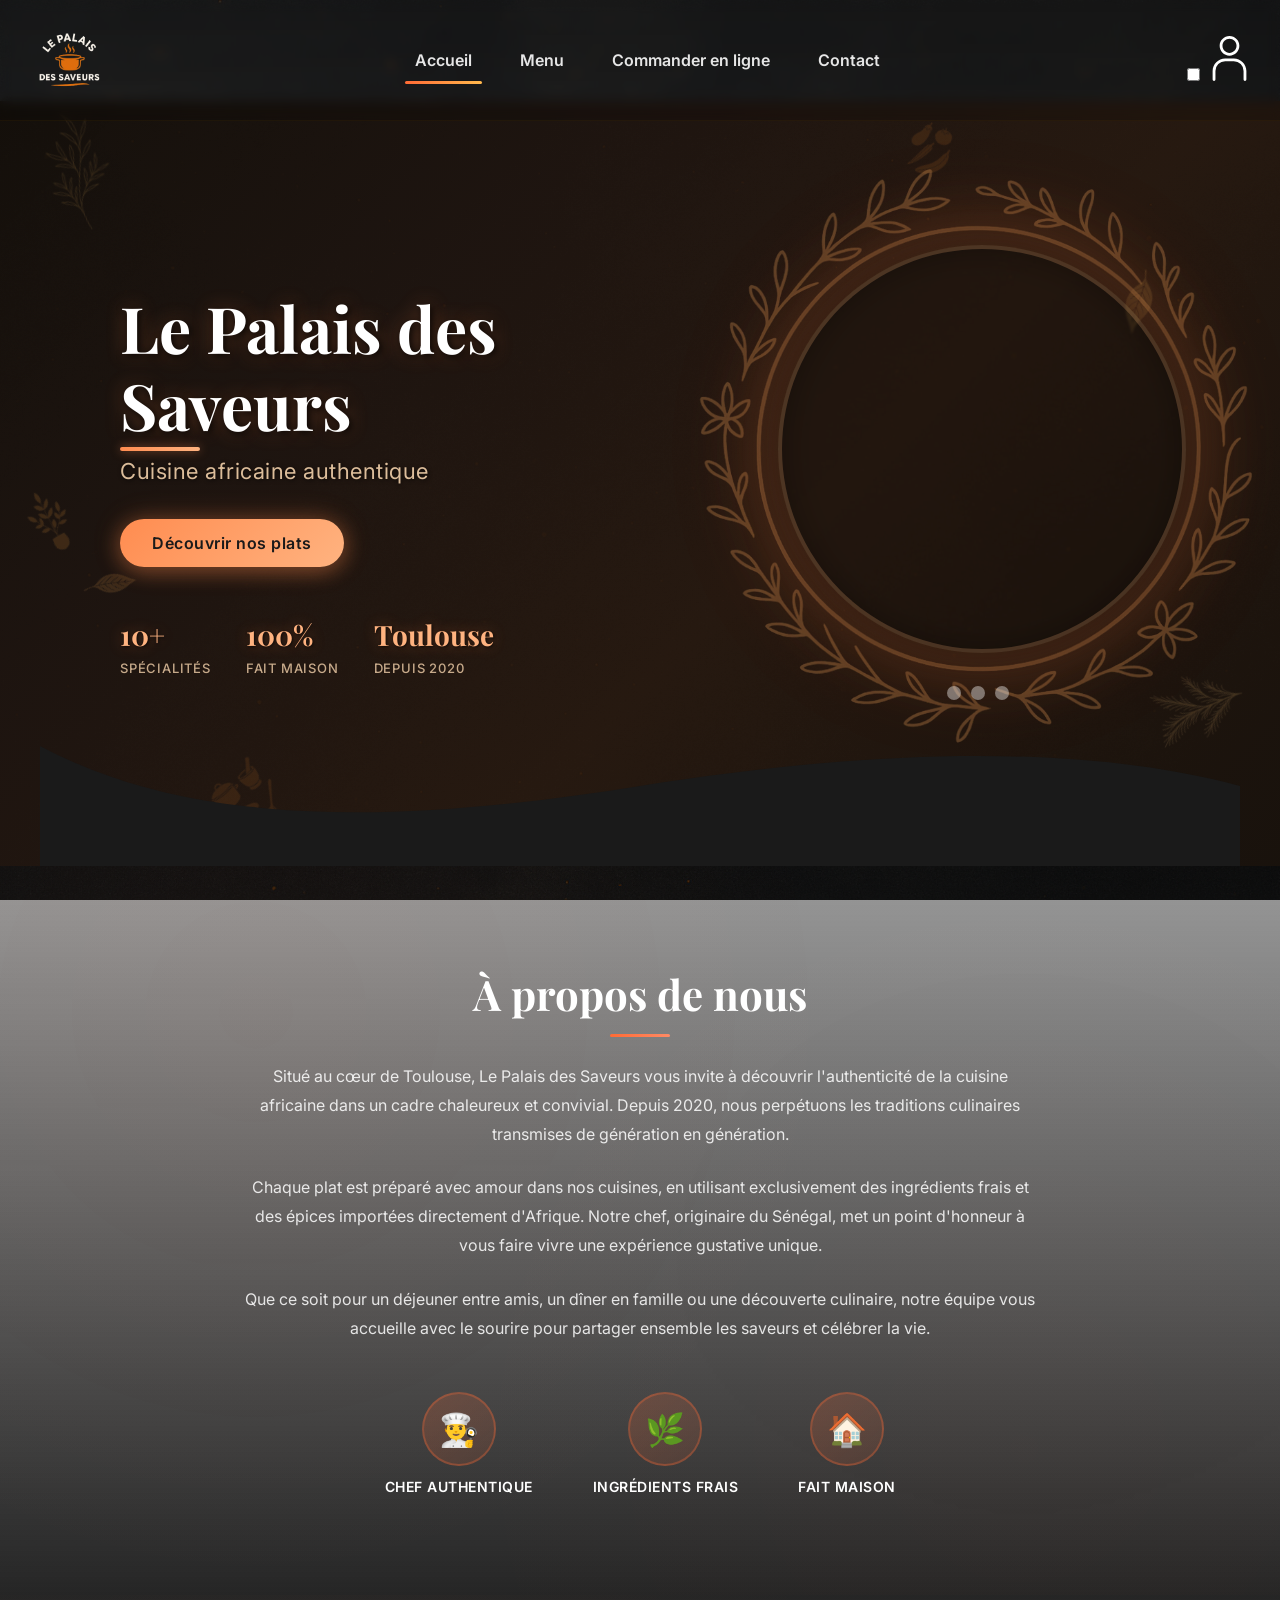
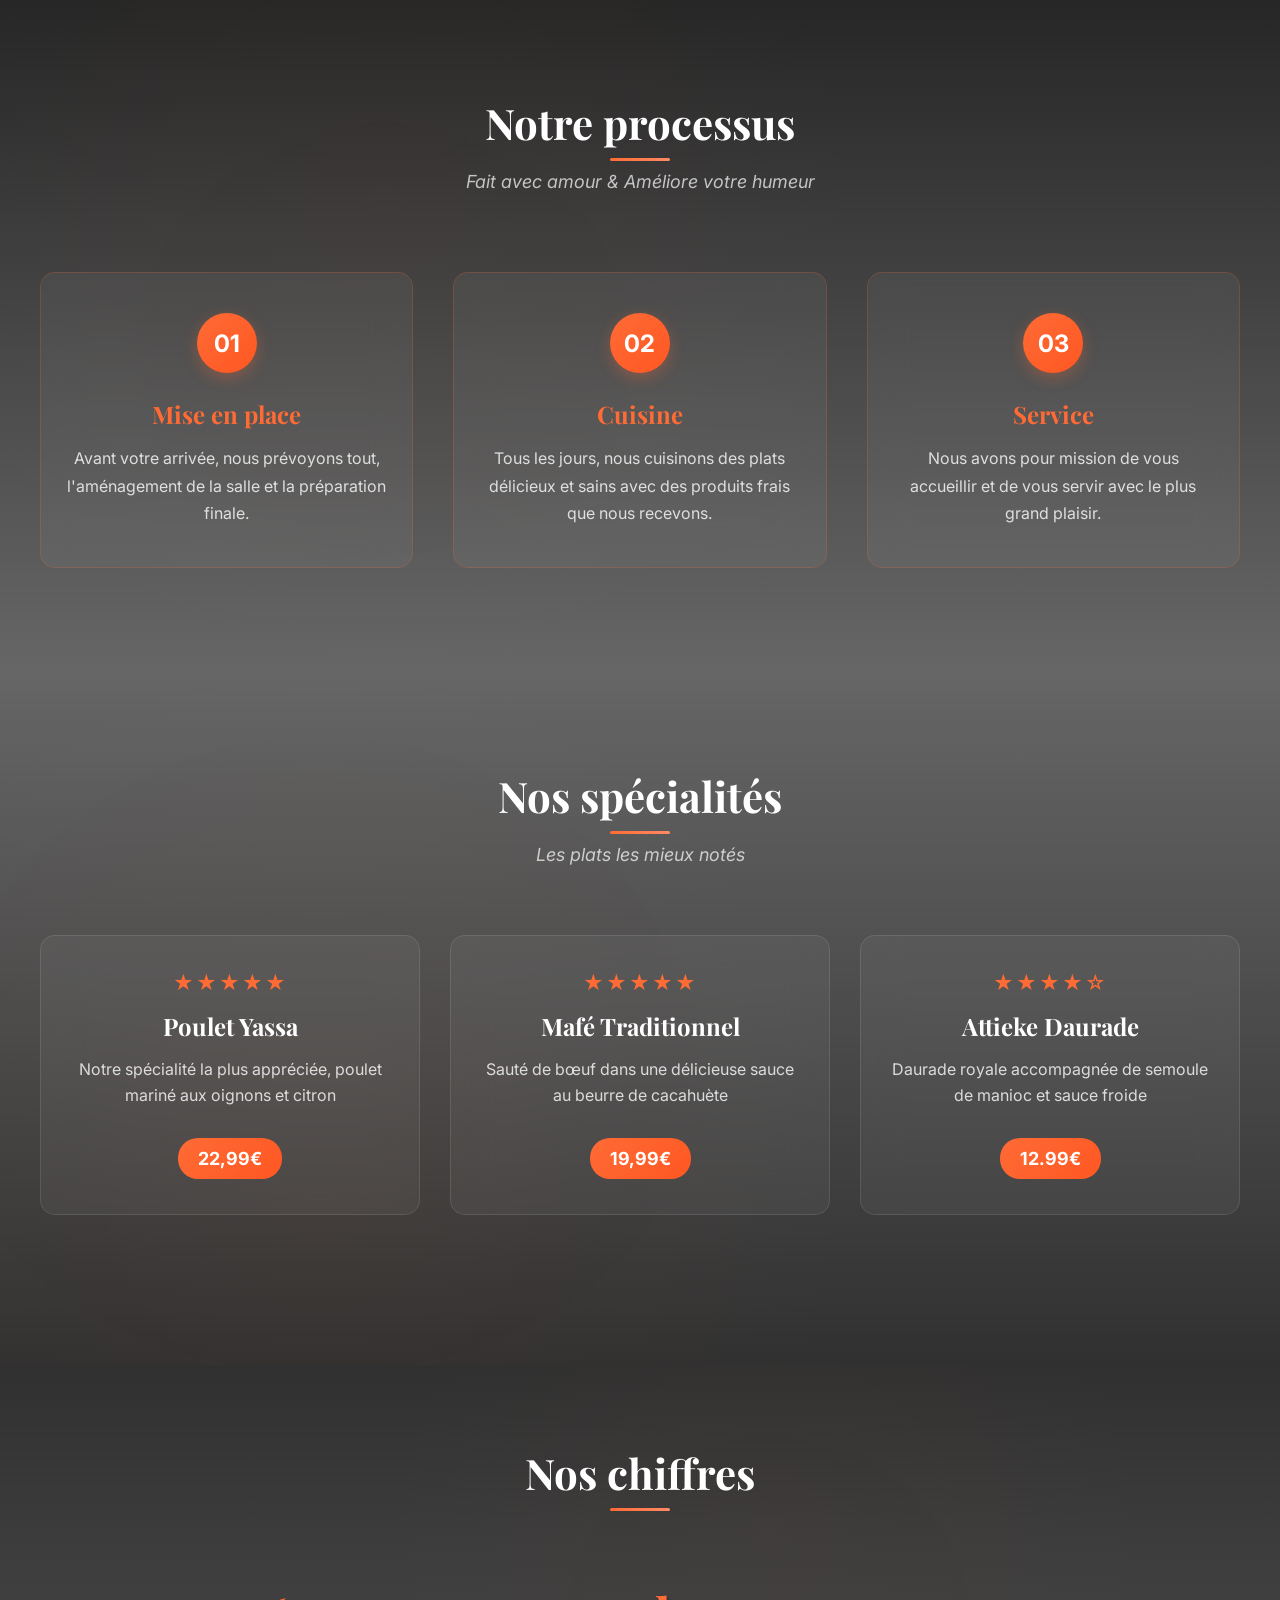
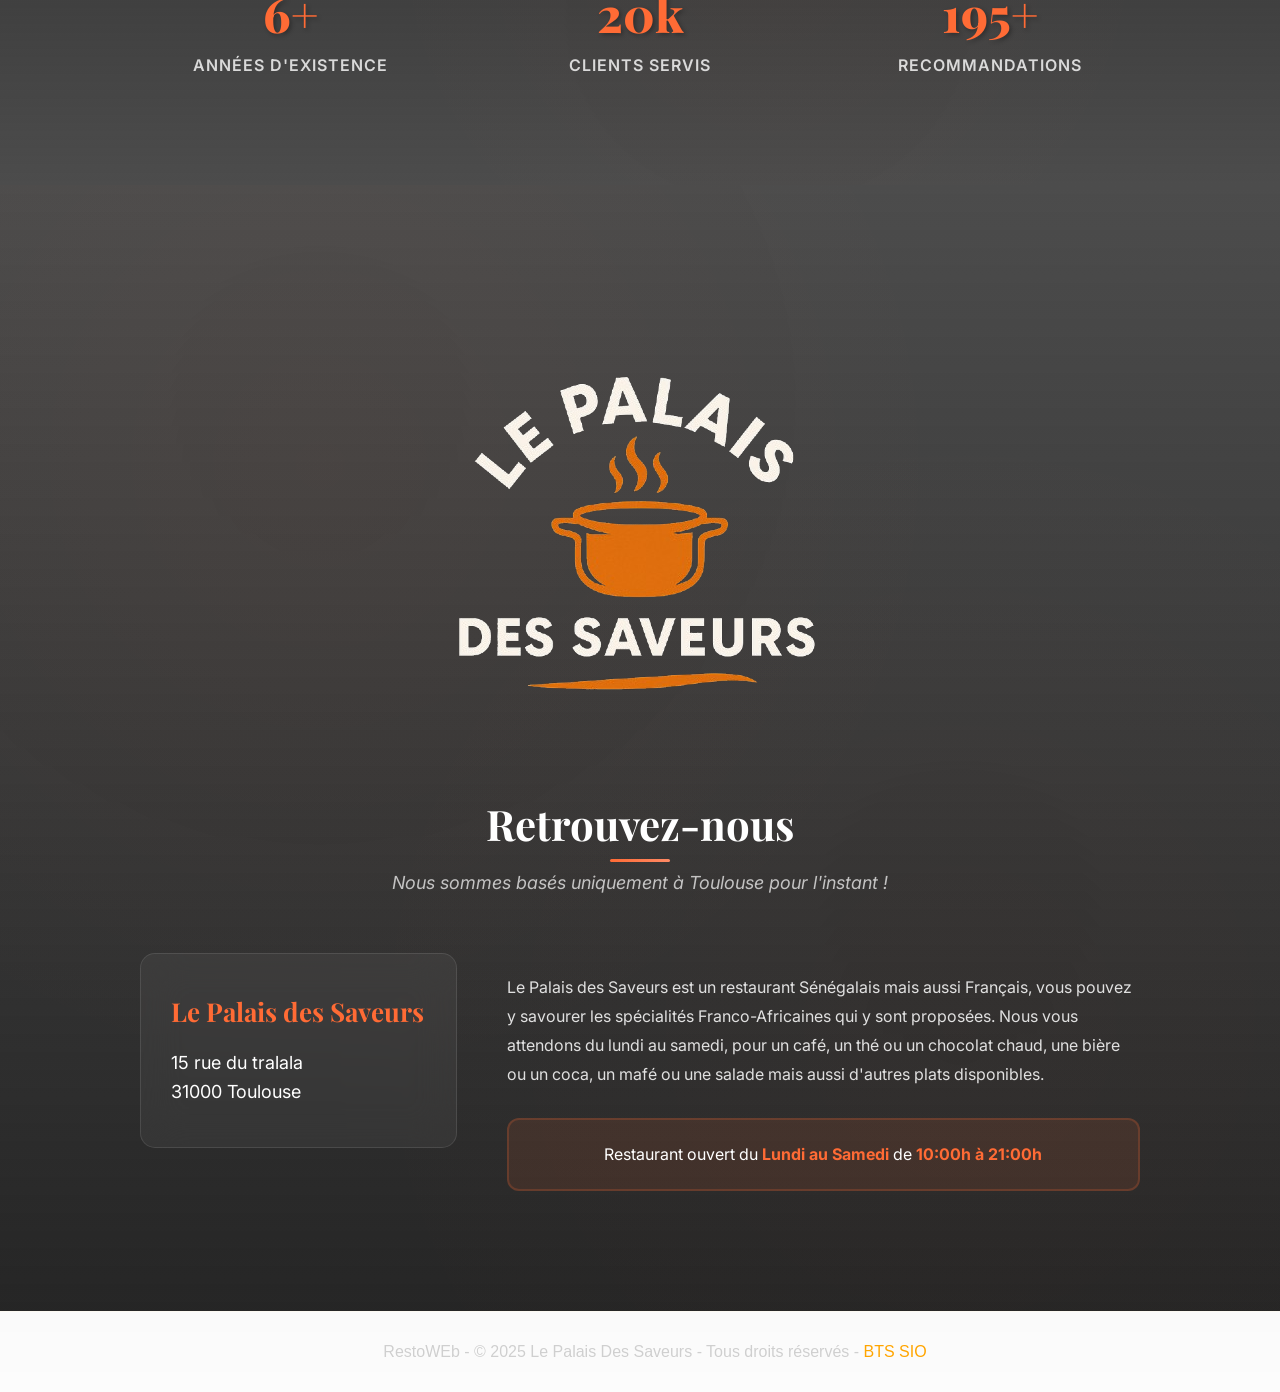
<file: Appresto/index.html>
<!DOCTYPE html>
<html lang="fr">
<head>
  <meta charset="UTF-8">
  <meta name="viewport" content="width=device-width, initial-scale=1.0">
  <title>Le Palais des saveurs</title>
  <link rel="stylesheet" href="css/accueil.css">
  <link rel="stylesheet" href="css/style.css">
  <!-- Fonts: modern serif for headings, neutral sans for body -->
  <link href="https://fonts.googleapis.com/css2?family=Inter:wght@400;600;700&family=Playfair+Display:wght@700;800&display=swap" rel="stylesheet">
</head>
<body>
  <nav class="navbar">
    <div class="navbar-logo">
      <img src="img/Logo.png" alt="Le Palais des Saveurs" class="logo">
    </div>
    <ul class="navbar-links">
      <li><a href="#" class="nav-active">Accueil</a></li>
      <li><a href="menu.html">Menu</a></li>
      <li><a href="commande.html" class="highlight">Commander en ligne</a></li>
      <li><a href="contact.html">Contact</a></li>
    </ul>
    <!-- Logo utilisateur avec menu déroulant -->
    <div class="user-dropdown">
      <input type="checkbox" id="user-toggle" class="user-toggle" />
      <label for="user-toggle" class="user-logo">
        <svg xmlns="http://www.w3.org/2000/svg" viewBox="0 0 32 32" width="45" height="45">
          <path fill="white" d="M16 14c-3.86 0-7-3.14-7-7s3.14-7 
             7-7 7 3.14 7 7-3.14 7-7 
             7zm0-12c-2.757 0-5 2.243-5 
             5s2.243 5 5 5 5-2.243 
             5-5-2.243-5-5-5zM27 32a1 1 0 0 
             1-1-1v-6.115a6.95 6.95 0 0 
             0-6.942-6.943h-6.116A6.95 6.95 0 
             0 0 6 24.885V31a1 1 0 1 1-2 
             0v-6.115c0-4.93 4.012-8.943 
             8.942-8.943h6.116c4.93 0 8.942 
             4.012 8.943 8.943V31a1 1 0 0 
             1-1 1z"/>
        </svg>
      </label>
    
      <div class="dropdown-menu">
        <a href="disconnect.html">se déconnecter</a>
      </div>
    </div>

  </nav>

  <!-- Section Hero Principale -->
  <section class="hero">
    <!-- Animation bulles de cuisson -->
    <div class="cooking-bubbles">
      <div class="bubble"></div>
      <div class="bubble"></div>
      <div class="bubble"></div>
      <div class="bubble"></div>
      <div class="bubble"></div>
      <div class="bubble"></div>
    </div>
    
    <!-- Éléments décoratifs africains - 7 feuilles -->
    <div class="african-leaf leaf-1"></div>
    <div class="african-leaf leaf-2"></div>
    <div class="african-leaf leaf-3"></div>
    <div class="african-leaf leaf-4"></div>
    <div class="african-leaf leaf-5"></div>
    <div class="african-leaf leaf-6"></div>
    <div class="african-leaf leaf-7"></div>
    
    <!-- Carrousel d'images avec image rotative en arrière-plan -->
    <div class="hero-visual">
      <div class="rotating-circle">
        <div class="rotating-circle__inner" aria-hidden="true"></div>
      </div>
      <div class="image-carousel">
        <input type="radio" name="carousel" id="slide1" checked>
        <input type="radio" name="carousel" id="slide2">
        <input type="radio" name="carousel" id="slide3">
        
        <div class="carousel-container">
          <div class="carousel-slide">
            <img src="img/soupe d_arachide.jpg" alt="Soupe d'Arachide">
            <div class="slide-overlay">
              <h3>Soupe d'Arachide</h3>
              <p>Soupe d'arachide africaine</p>
            </div>
          </div>
          <div class="carousel-slide">
            <img src="img/yassa.webp" alt="Yassa">
            <div class="slide-overlay">
              <h3>Yassa</h3>
              <p>Poulet, oignons, olives...</p>
            </div>
          </div>
          <div class="carousel-slide">
            <img src="img/Thiakry.webp" alt="Thiakry">
            <div class="slide-overlay">
              <h3>Thiakry</h3>
              <p>Dessert africain</p>
            </div>
          </div>
          
          <!-- Navigation controls -->
          <div class="carousel-controls">
            <label class="carousel-prev" for="slide3">‹</label>
            <label class="carousel-next" for="slide2">›</label>
          </div>
          
          <label class="carousel-prev" for="slide1" id="prev-slide2">‹</label>
          <label class="carousel-next" for="slide3" id="next-slide2">›</label>
          
          <label class="carousel-prev" for="slide2" id="prev-slide3">‹</label>
          <label class="carousel-next" for="slide1" id="next-slide3">›</label>
        </div>
        
        <!-- Navigation dots -->
        <div class="carousel-dots">
          <label for="slide1" class="dot"></label>
          <label for="slide2" class="dot"></label>
          <label for="slide3" class="dot"></label>
        </div>
      </div>
    </div>
    
    <div class="hero-container">
      <div class="hero-content">
        <div class="hero-text">
          <h1 class="hero-title">
            Le Palais des Saveurs
          </h1>
          
          <p class="hero-subtitle">
            Cuisine africaine authentique
          </p>
          
          <a href="menu.html" class="menu-button">
            Découvrir nos plats
          </a>
          
          <!-- Stats attrayantes -->
          <div class="hero-stats">
            <div class="stat">
              <span class="stat-number">10+</span>
              <span class="stat-label">Spécialités</span>
            </div>
            <div class="stat">
              <span class="stat-number">100%</span>
              <span class="stat-label">Fait maison</span>
            </div>
            <div class="stat">
              <span class="stat-number">Toulouse</span>
              <span class="stat-label">Depuis 2020</span>
            </div>
          </div>
        </div>
      </div>
    </div>
  </section>

  <!-- Séparation élégante -->
  <div class="section-separator">
    <svg viewBox="0 0 1200 120" fill="none" xmlns="http://www.w3.org/2000/svg">
      <path d="M0,0 C150,80 350,80 600,40 C850,0 1050,0 1200,40 L1200,120 L0,120 Z" fill="#1a1a1a"/>
    </svg>
  </div>

  <section class="about-section">
    <div class="about-container">
      <div class="about-content">
        <h2 class="about-title">À propos de nous</h2>
        <div class="about-text">
          <p>
            Situé au cœur de Toulouse, Le Palais des Saveurs vous invite à découvrir l'authenticité 
            de la cuisine africaine dans un cadre chaleureux et convivial. Depuis 2020, nous 
            perpétuons les traditions culinaires transmises de génération en génération.
          </p>
          <p>
            Chaque plat est préparé avec amour dans nos cuisines, en utilisant exclusivement des 
            ingrédients frais et des épices importées directement d'Afrique. Notre chef, originaire 
            du Sénégal, met un point d'honneur à vous faire vivre une expérience gustative unique.
          </p>
          <p>
            Que ce soit pour un déjeuner entre amis, un dîner en famille ou une découverte culinaire, 
            notre équipe vous accueille avec le sourire pour partager ensemble les saveurs et 
            célébrer la vie.
          </p>
        </div>
        <div class="about-highlights">
          <div class="highlight">
            <span class="highlight-icon">👨‍🍳</span>
            <span class="highlight-text">Chef authentique</span>
          </div>
          <div class="highlight">
            <span class="highlight-icon">🌿</span>
            <span class="highlight-text">Ingrédients frais</span>
          </div>
          <div class="highlight">
            <span class="highlight-icon">🏠</span>
            <span class="highlight-text">Fait maison</span>
          </div>
        </div>
      </div>
    </div>
  </section>

  <!-- Section Notre processus -->
  <section class="process-section">
    <div class="process-container">
      <div class="process-header">
        <h2 class="process-title">Notre processus</h2>
        <p class="process-subtitle">Fait avec amour & Améliore votre humeur</p>
      </div>
      <div class="process-steps">
        <div class="process-step">
          <div class="step-number">01</div>
          <h3 class="step-title">Mise en place</h3>
          <p class="step-description">Avant votre arrivée, nous prévoyons tout, l'aménagement de la salle et la préparation finale.</p>
        </div>
        <div class="process-step">
          <div class="step-number">02</div>
          <h3 class="step-title">Cuisine</h3>
          <p class="step-description">Tous les jours, nous cuisinons des plats délicieux et sains avec des produits frais que nous recevons.</p>
        </div>
        <div class="process-step">
          <div class="step-number">03</div>
          <h3 class="step-title">Service</h3>
          <p class="step-description">Nous avons pour mission de vous accueillir et de vous servir avec le plus grand plaisir.</p>
        </div>
      </div>
    </div>
  </section>

  <!-- Section Plats les mieux notés -->
  <section class="best-rated-dishes">
    <div class="dishes-container">
      <div class="dishes-header">
        <h2 class="dishes-title">Nos spécialités</h2>
        <p class="dishes-subtitle">Les plats les mieux notés</p>
      </div>
      <div class="dishes-grid">
        <div class="dish-card">
          <div class="dish-rating">★★★★★</div>
          <h3 class="dish-name">Poulet Yassa</h3>
          <p class="dish-description">Notre spécialité la plus appréciée, poulet mariné aux oignons et citron</p>
          <div class="dish-price">22,99€</div>
        </div>
        <div class="dish-card">
          <div class="dish-rating">★★★★★</div>
          <h3 class="dish-name">Mafé Traditionnel</h3>
          <p class="dish-description">Sauté de bœuf dans une délicieuse sauce au beurre de cacahuète</p>
          <div class="dish-price">19,99€</div>
        </div>
        <div class="dish-card">
          <div class="dish-rating">★★★★☆</div>
          <h3 class="dish-name">Attieke Daurade</h3>
          <p class="dish-description">Daurade royale accompagnée de semoule de manioc et sauce froide</p>
          <div class="dish-price">12.99€</div>
        </div>
      </div>
    </div>
  </section>

  <!-- Section Statistiques -->
  <section class="stats-section">
    <div class="stats-container">
      <h2 class="stats-title">Nos chiffres</h2>
      <div class="stats-grid">
        <div class="stat-item">
          <div class="stat-value">6+</div>
          <div class="stat-description">Années d'existence</div>
        </div>
        <div class="stat-item">
          <div class="stat-value">20k</div>
          <div class="stat-description">Clients servis</div>
        </div>
        <div class="stat-item">
          <div class="stat-value">195+</div>
          <div class="stat-description">Recommandations</div>
        </div>
      </div>
    </div>
  </section>

<!-- Section Localisation -->
   
  <section class="location-section">
    
    <div class="location-container">
     
      <h2 class="location-title">         <img src="img/Logo.png" alt="Le Palais des Saveurs" class="logo">
      </br>        Retrouvez-nous</h2>
      <p class="location-subtitle">Nous sommes basés uniquement à Toulouse pour l'instant !</p>
      <div class="location-content">
        <div class="location-info">
          <h3 class="restaurant-name">Le Palais des Saveurs</h3>
          <div class="address">
            <p>15 rue du tralala <br>31000 Toulouse</p>
          </div>
        </div>
        <div class="location-description">
          <p>Le Palais des Saveurs est un restaurant Sénégalais mais aussi Français, vous pouvez y savourer les spécialités Franco-Africaines qui y sont proposées. Nous vous attendons du lundi au samedi, pour un café, un thé ou un chocolat chaud, une bière ou un coca, un mafé ou une salade mais aussi d'autres plats disponibles.</p>
          <div class="opening-hours">
            <p>Restaurant ouvert du <strong>Lundi au Samedi</strong> de <strong>10:00h à 21:00h</strong></p>
          </div>
        </div>
      </div>
    </div>
  </section>

  <footer class="footer">
    <p>
      RestoWEb - &copy; 2025 Le Palais Des Saveurs - Tous droits réservés -
      <span style="color: orange;">BTS SIO</span>
    </p>
  </footer>


</body>
</html>
</file>
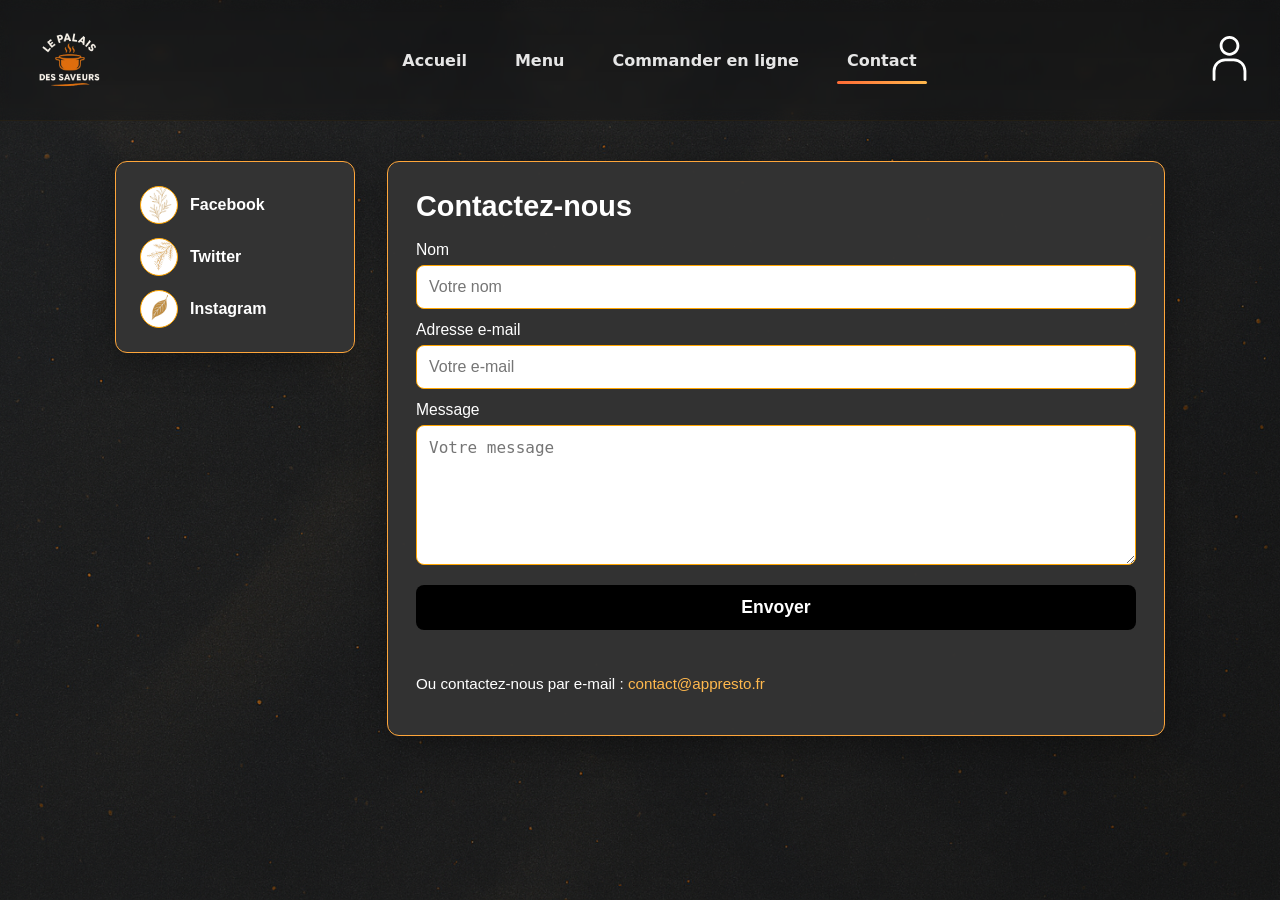
<file: Appresto/contact.html>
<!DOCTYPE html>
<html lang="fr">

<head>
    <meta charset="UTF-8">
    <meta name="viewport" content="width=device-width, initial-scale=1.0">
    <title>Contact - Le Palais des saveurs</title>
    <link rel="stylesheet" href="css/disconnect.css">
    <link rel="stylesheet" href="css/contact.css">
    <link rel="stylesheet" href="css/style.css">
</head>

<!-- ...existing code... -->
<body>

    <nav class="navbar">
    <div class="navbar-logo">
      <img src="img/Logo.png" alt="Le Palais des Saveurs" class="logo">
    </div>
    <ul class="navbar-links">
      <li><a href="index.html">Accueil</a></li>
      <li><a href="menu.html">Menu</a></li>
      <li><a href="commande.html" class="highlight">Commander en ligne</a></li>
      <li><a href="#" class="nav-active">Contact</a></li>
    </ul>
    <a class="user-logo" href="#">
      <svg xmlns="http://www.w3.org/2000/svg" viewBox="0 0 32 32" width="45" height="45">
        <path fill="white" d="M16 14c-3.86 0-7-3.14-7-7s3.14-7 7-7 7
           3.14 7 7-3.14 7-7 7zm0-12c-2.757 0-5
           2.243-5 5s2.243 5 5 5 5-2.243
           5-5-2.243-5-5-5zM27 32a1 1 0 0
           1-1-1v-6.115a6.95 6.95 0 0
           0-6.942-6.943h-6.116A6.95 6.95 0
           0 0 6 24.885V31a1 1 0 1 1-2
           0v-6.115c0-4.93 4.012-8.943
           8.942-8.943h6.116c4.93 0 8.942
           4.012 8.943 8.943V31a1 1 0 0
           1-1 1z"/>
      </svg>
    </a>
  </nav>

    <main class="page-content">
        <div class="contact-flex">
            <aside class="contact-socials" aria-label="Réseaux sociaux">
                <a href="https://facebook.com/" target="_blank" title="Facebook">
                    <img src="img/feuille-africaine1.png" alt="Facebook" class="social-icon"> Facebook
                </a>
                <a href="https://twitter.com/" target="_blank" title="Twitter">
                    <img src="img/feuille-africaine2.png" alt="Twitter" class="social-icon"> Twitter
                </a>
                <a href="https://instagram.com/" target="_blank" title="Instagram">
                    <img src="img/feuille-africaine3.png" alt="Instagram" class="social-icon"> Instagram
                </a>
            </aside>

            <section class="contact-container" role="region" aria-label="Formulaire de contact">
                <h2>Contactez-nous</h2>
                <form class="contact-form" action="#" method="post">
                    <div class="form-group">
                        <label for="name">Nom</label>
                        <input type="text" id="name" name="name" required placeholder="Votre nom">
                    </div>
                    <div class="form-group">
                        <label for="email">Adresse e-mail</label>
                        <input type="email" id="email" name="email" required placeholder="Votre e-mail">
                    </div>
                    <div class="form-group">
                        <label for="message">Message</label>
                        <textarea id="message" name="message" rows="6" required placeholder="Votre message"></textarea>
                    </div>
                    <div class="form-action">
                        <button type="submit">Envoyer</button>
                    </div>
                </form>

                <div class="contact-info">
                    <p>Ou contactez-nous par e-mail : <a href="mailto:contact@appresto.fr">contact@appresto.fr</a></p>
                </div>
            </section>
        </div>
    </main>

</body>
</html>
</file>
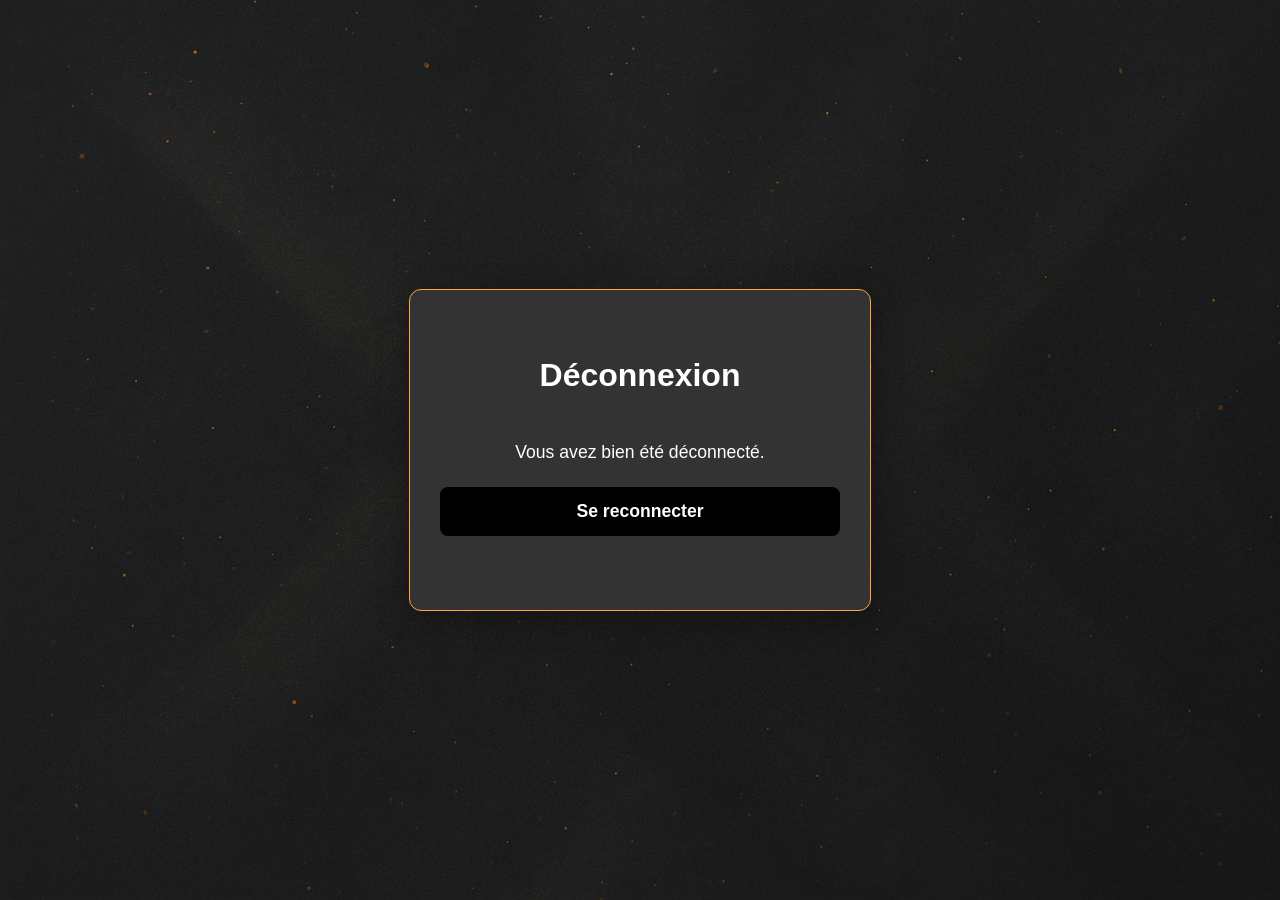
<file: Appresto/disconnect.html>
<!DOCTYPE html>
<html lang="fr">
<head>
    <meta charset="UTF-8">
    <meta name="viewport" content="width=device-width, initial-scale=1.0">
    <title>Déconnexion - APPRESTO</title>
    <link rel="stylesheet" href="css/disconnect.css">
    <link rel="stylesheet" href="css/login.css"><!-- Pour garder le style harmonisé -->
</head>
<body>
    <div class="login-container">
        <h2>Déconnexion</h2>
        <p style="color:white; text-align:center; margin-bottom:24px;">
            Vous avez bien été déconnecté.
        </p>
        <div class="form-action">
            <a href="login.html">
                <button type="button">Se reconnecter</button>
            </a>
        </div>
        <div class="register-link">
        </div>
    </div>
</body>
</html>
</file>
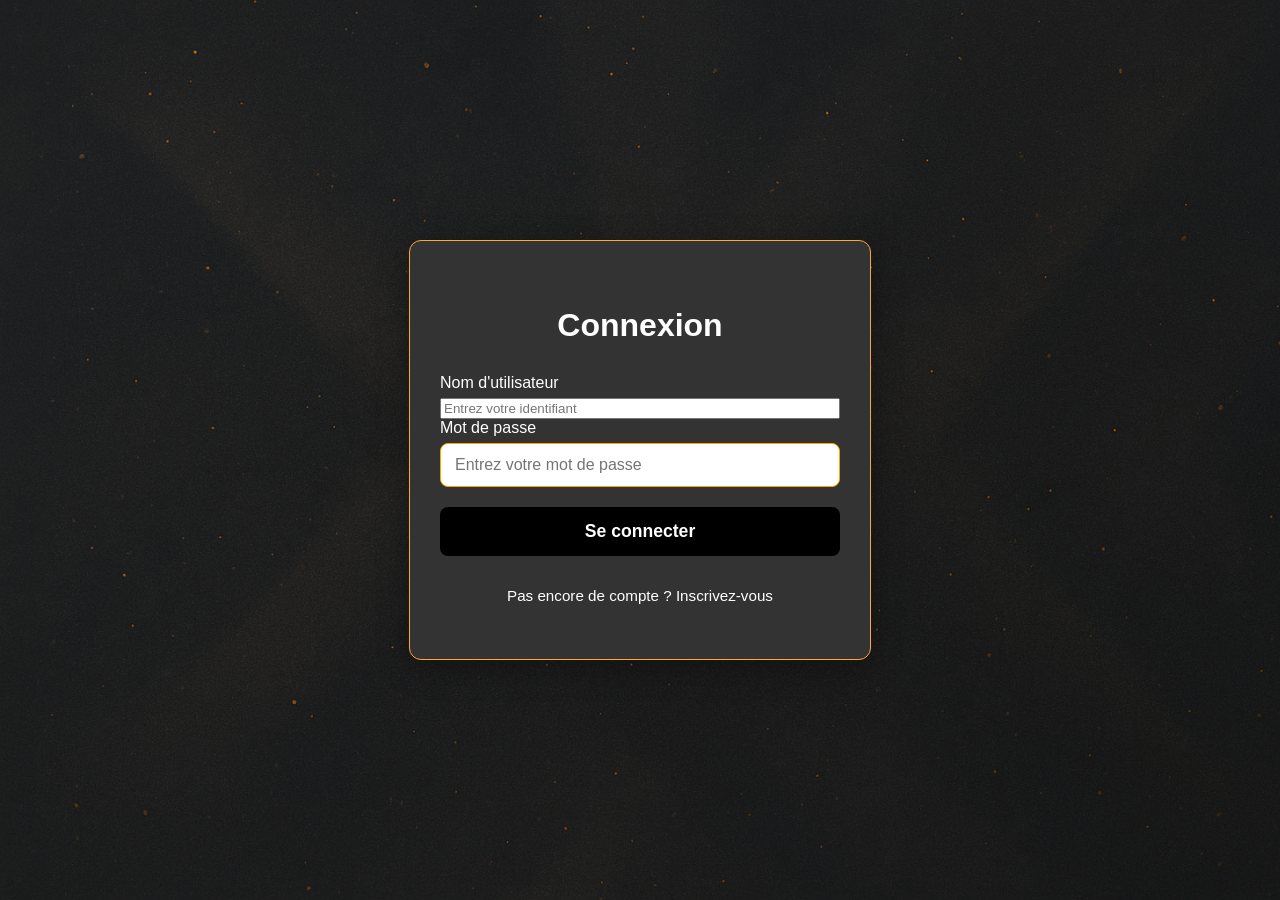
<file: Appresto/login.html>
<!DOCTYPE html>
    <html lang="fr">
    <head>
        <meta charset="UTF-8">
        <meta name="viewport" content="width=device-width, initial-scale=1.0">
        <link rel="stylesheet" href="css/login.css">
        <title>Connexion - APPRESTO</title>
    </head>
    <body>
        
        <div class="login-container">
            <h2>Connexion</h2>
            <form class="login-form" action="index.html" method="post">
                <label for="username">Nom d'utilisateur</label>
                <input type="text" id="username" name="username" placeholder="Entrez votre identifiant" required>

                <label for="password">Mot de passe</label>
                <input type="password" id="password" name="password" placeholder="Entrez votre mot de passe" required>

                <button type="submit">Se connecter</button>

                <!-- Message d'erreur exemple
                <div class="error-message">Identifiant ou mot de passe incorrect</div> -->

                <div class="register-link">
                    <p>Pas encore de compte ? <a href="register.html">Inscrivez-vous</a></p>
                </div>
            </form>
        </div>
    </body>
    </html>
</file>
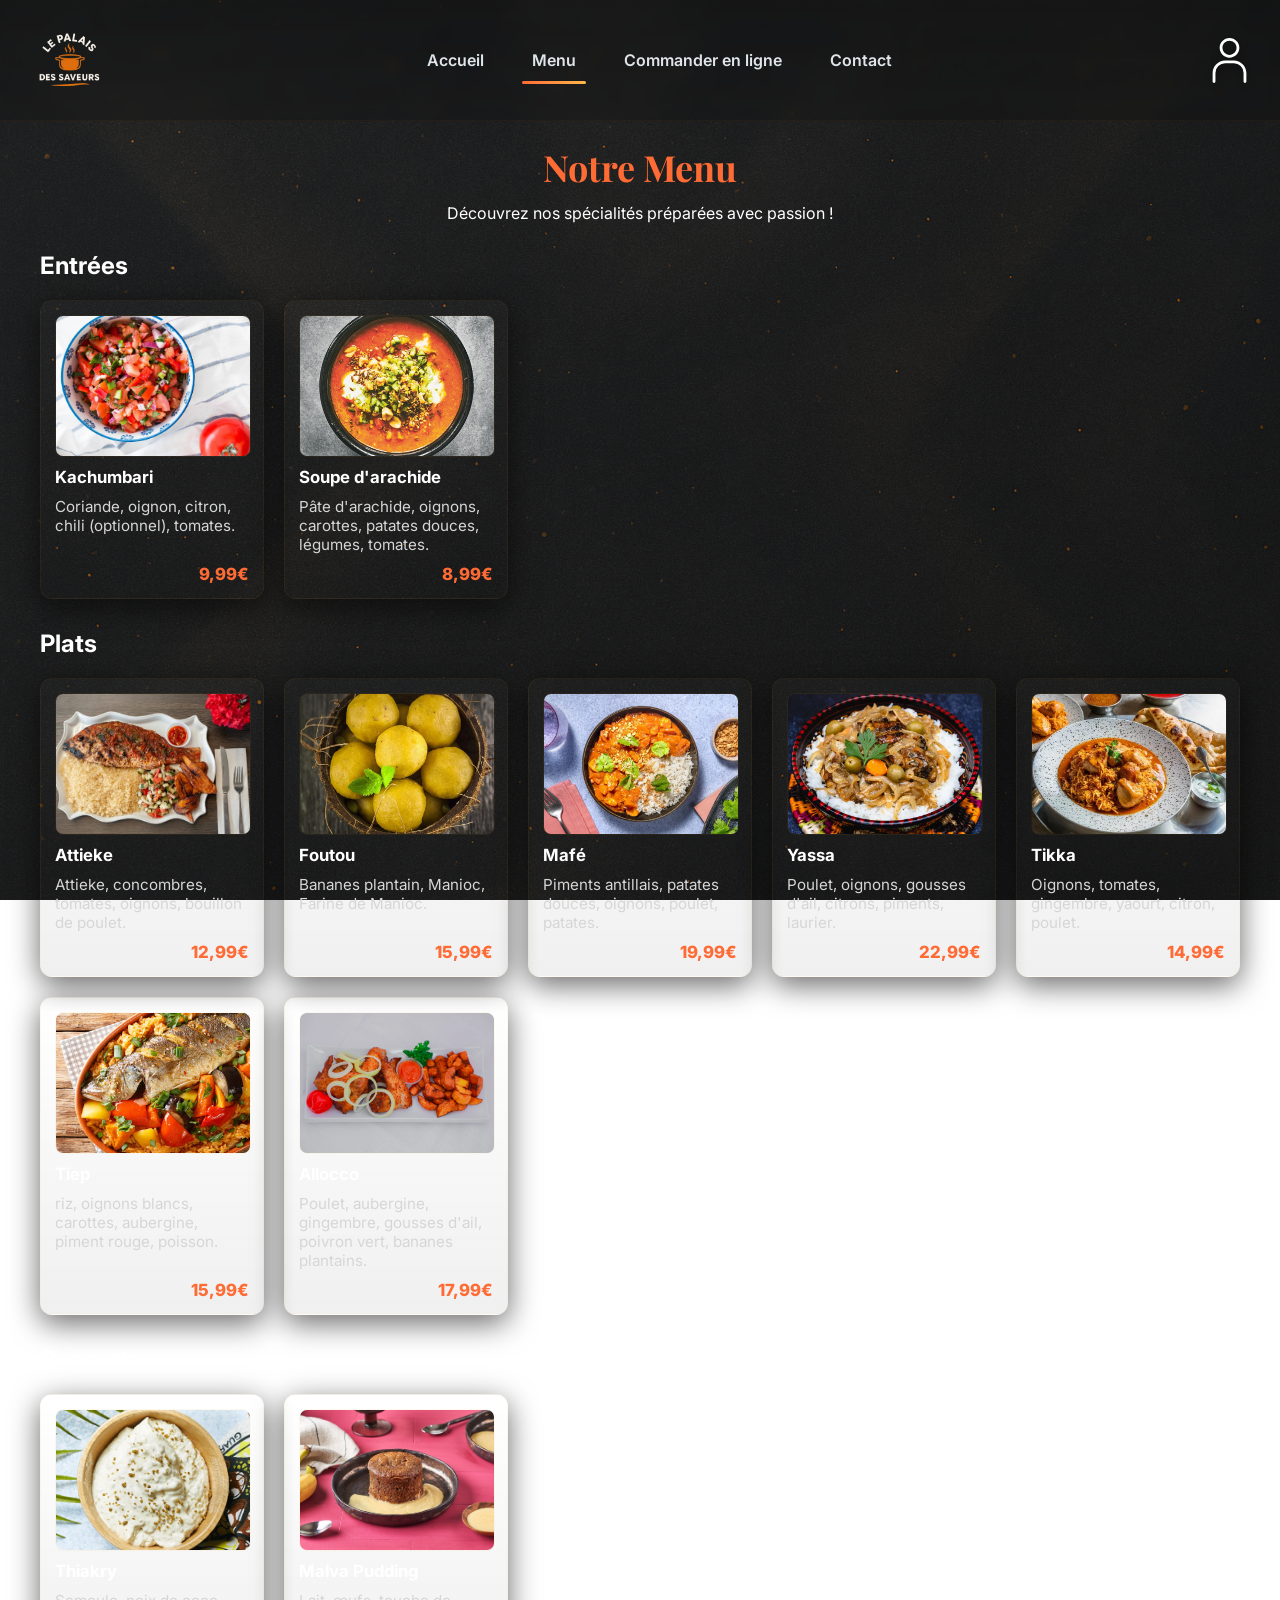
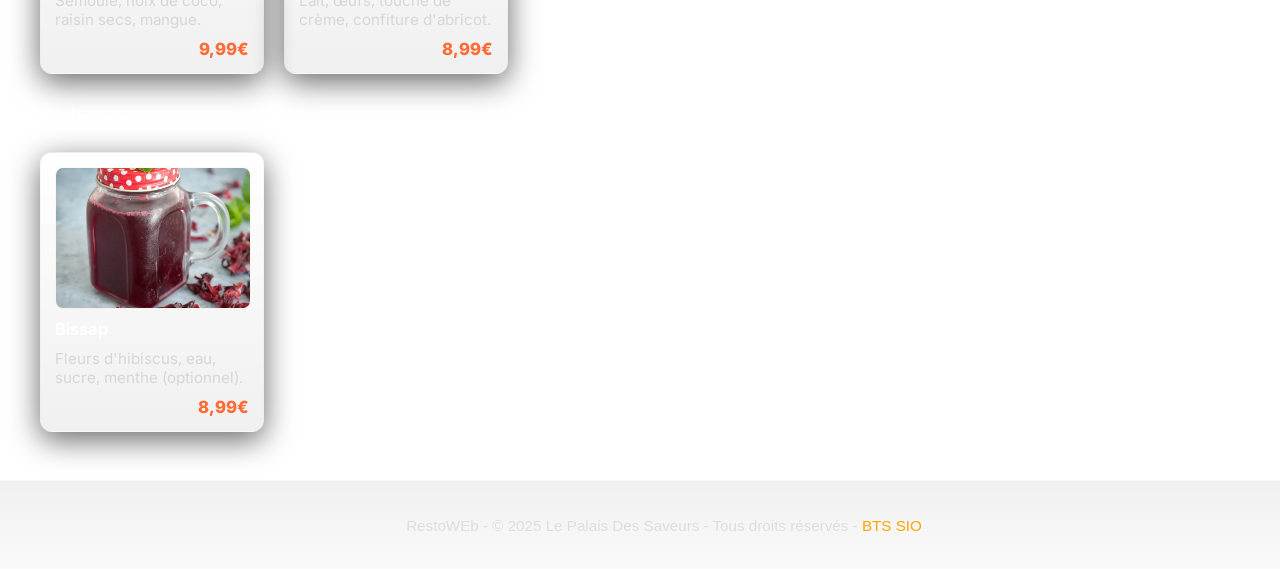
<file: Appresto/menu.html>
<!DOCTYPE html>
<html lang="fr">
<head>
    <meta charset="UTF-8">
    <meta name="viewport" content="width=device-width, initial-scale=1.0">
    <link rel="stylesheet" href="css/style.css">
    <link rel="stylesheet" href="css/menu.css">
    <link href="https://fonts.googleapis.com/css2?family=Inter:wght@400;600;700&family=Playfair+Display:wght@700;800&display=swap" rel="stylesheet">
    <title>Menu - Palais des saveurs</title>
</head>
<body>
    <nav class="navbar">
    <div class="navbar-logo">
      <img src="img/Logo.png" alt="Le Palais des Saveurs" class="logo">
    </div>
    <ul class="navbar-links">
      <li><a href="index.html">Accueil</a></li>
      <li><a href="menu.html" class="nav-active">Menu</a></li>
      <li><a href="commande.html" class="highlight">Commander en ligne</a></li>
      <li><a href="contact.html">Contact</a></li>
    </ul>
    <a class="user-logo" href="#">
      <svg xmlns="http://www.w3.org/2000/svg" viewBox="0 0 32 32" width="45" height="45">
        <path fill="white" d="M16 14c-3.86 0-7-3.14-7-7s3.14-7 7-7 7
           3.14 7 7-3.14 7-7 7zm0-12c-2.757 0-5
           2.243-5 5s2.243 5 5 5 5-2.243
           5-5-2.243-5-5-5zM27 32a1 1 0 0
           1-1-1v-6.115a6.95 6.95 0 0
           0-6.942-6.943h-6.116A6.95 6.95 0
           0 0 6 24.885V31a1 1 0 1 1-2
           0v-6.115c0-4.93 4.012-8.943
           8.942-8.943h6.116c4.93 0 8.942
           4.012 8.943 8.943V31a1 1 0 0
           1-1 1z"/>
      </svg>
    </a>
  </nav>

    <header class="menu-header">
        <h1>Notre Menu</h1>
        <p>Découvrez nos spécialités préparées avec passion !</p>
    </header>
    <main class="menu-main">
        <section class="menu-category">
            <h2>Entrées</h2>
            <div class="menu-cards">
                <div class="menu-card">
                    <img src="img/kachumbari.jpg" alt="Kachumbari">
                    <h3>Kachumbari</h3>
                    <p>Coriande, oignon, citron, chili (optionnel), tomates.</p>
                    <span class="price">9,99€</span>
                </div>
                <div class="menu-card">
                    <img src="img/soupe d_arachide.jpg" alt="Soupe d'arachide">
                    <h3>Soupe d'arachide</h3>
                    <p>Pâte d'arachide, oignons, carottes, patates douces, légumes, tomates.</p>
                    <span class="price">8,99€</span>
                </div>
            </div>
        </section>
        <section class="menu-category">
            <h2>Plats</h2>
            <div class="menu-cards">
                <div class="menu-card">
                    <img src="img/attieke.webp" alt="Attieke">
                    <h3>Attieke</h3>
                    <p>Attieke, concombres, tomates, oignons, bouillon de poulet.</p>
                    <span class="price">12,99€</span>
                </div>
                <div class="menu-card">
                    <img src="img/foutou.webp" alt="Foutou">
                    <h3>Foutou</h3>
                    <p>Bananes plantain, Manioc, Farine de Manioc.</p>
                    <span class="price">15,99€</span>
                </div>
                <div class="menu-card">
                    <img src="img/mafé.webp" alt="Mafé">
                    <h3>Mafé</h3>
                    <p>Piments antillais, patates douces, oignons, poulet, patates.</p>
                    <span class="price">19,99€</span>
                </div>
                <div class="menu-card">
                    <img src="img/yassa.webp" alt="Yassa">
                    <h3>Yassa</h3>
                    <p>Poulet, oignons, gousses d'ail, citrons, piments, laurier.</p>
                    <span class="price">22,99€</span>
                </div>
                <div class="menu-card">
                    <img src="img/tikka.webp" alt="Tikka">
                    <h3>Tikka</h3>
                    <p>Oignons, tomates, gingembre, yaourt, citron, poulet.</p>
                    <span class="price">14,99€</span>
                </div>
                <div class="menu-card">
                    <img src="img/tiep.jpg" alt="Tiep">
                    <h3>Tiep</h3>
                    <p>riz, oignons blancs, carottes, aubergine, piment rouge, poisson.</p>
                    <span class="price">15,99€</span>
                </div>
                <div class="menu-card">
                    <img src="img/Alloco.webp" alt="Alloco">
                    <h3>Allocco</h3>
                    <p>Poulet, aubergine, gingembre, gousses d'ail, poivron vert, bananes plantains.</p>
                    <span class="price">17,99€</span>
                </div>
            </div>
        </section>
        <section class="menu-category">
            <h2>Desserts</h2>
            <div class="menu-cards">
                <div class="menu-card">
                    <img src="img/Thiakry.webp" alt="Thiakry">
                    <h3>Thiakry</h3>
                    <p>Semoule, noix de coco, raisin secs, mangue.</p>
                    <span class="price">9,99€</span>
                </div>
                <div class="menu-card">
                    <img src="img/Malva-Pudding.jpg" alt="Malva Pudding">
                    <h3>Malva Pudding</h3>
                    <p>Lait, œufs, touche de crème, confiture d'abricot.</p>
                    <span class="price">8,99€</span>
                </div>
            </div>
        </section>
        <section class="menu-category">
            <h2>Boissons</h2>
            <div class="menu-cards">
                <div class="menu-card">
                    <img src="img/bissap.webp" alt="Bissap">
                    <h3>Bissap</h3>
                    <p>Fleurs d'hibiscus, eau, sucre, menthe (optionnel).</p>
                    <span class="price">8,99€</span>
                </div>
            </div>
        </section>
    </main>
  <footer class="footer">
    <p>
      RestoWEb - &copy; 2025 Le Palais Des Saveurs - Tous droits réservés -
      <span style="color: orange;">BTS SIO</span>
    </p>
  </footer>
</body>
</html>
</file>
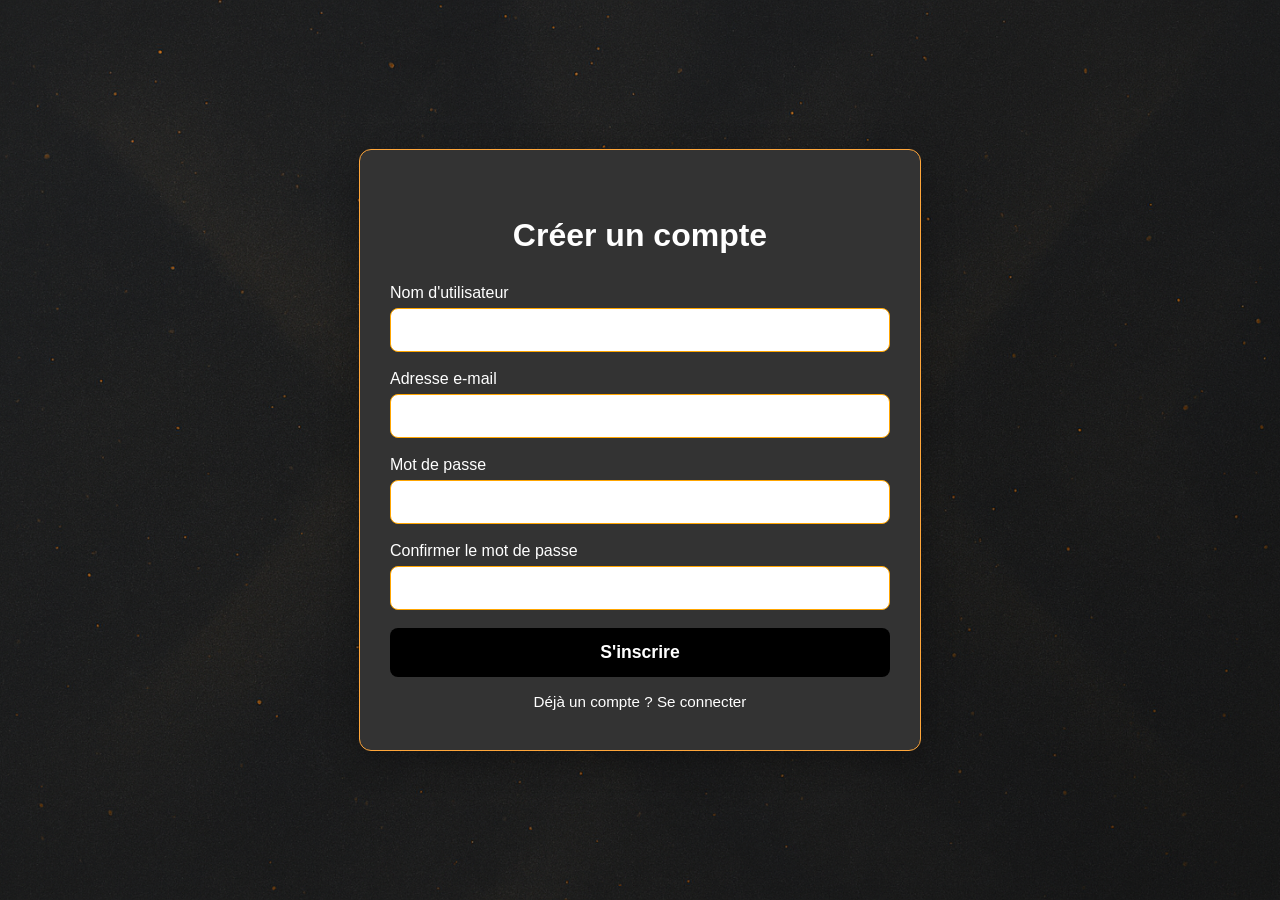
<file: Appresto/register.html>
<!DOCTYPE html>
<html lang="fr">
<head>
    <meta charset="UTF-8">
    <meta name="viewport" content="width=device-width, initial-scale=1.0">
    <title>Inscription - APPRESTO</title>
    <link rel="stylesheet" href="css/style.css">
    <link rel="stylesheet" href="css/register.css">

</head>
<body>
    
    <div class="register-container">
        <h2>Créer un compte</h2>
        <form action="login.html" method="POST">
            <div class="form-group">
                <label for="username">Nom d'utilisateur</label>
                <input type="text" id="username" name="username" required autocomplete="username">
            </div>
            <div class="form-group">
                <label for="email">Adresse e-mail</label>
                <input type="email" id="email" name="email" required autocomplete="email">
            </div>
            <div class="form-group">
                <label for="password">Mot de passe</label>
                <input type="password" id="password" name="password" required autocomplete="new-password">
            </div>
            <div class="form-group">
                <label for="confirm_password">Confirmer le mot de passe</label>
                <input type="password" id="confirm_password" name="confirm_password" required autocomplete="new-password">
            </div>
            <div class="form-actions">
                <button type="submit" class="btn">S'inscrire</button>
            </div>
        </form>
        <div class="login-link">
            <span>Déjà un compte ? <a href="login.html">Se connecter</a></span>
        </div>
    </div>
</body>
</html>
</file>
<file: Appresto/css/accueil.css>
/* ========= BASE ========= */


/* ========= ANIMATIONS BULLES ========= */
.cooking-bubbles {
  position: absolute;
  inset: 0;
  pointer-events: none;
  z-index: 1;
}

.bubble {
  position: absolute;
  background: radial-gradient(
    circle,
    rgba(255, 107, 53, 0.3),
    rgba(255, 107, 53, 0.1)
  );
  border-radius: 50%;
  animation: bubble-rise 4s infinite linear;
  opacity: 0;
}

.bubble:nth-child(1) {
  left: 20%;
  width: 15px;
  height: 15px;
  animation-delay: 0s;
  animation-duration: 6s;
}

.bubble:nth-child(2) {
  left: 50%;
  width: 20px;
  height: 20px;
  animation-delay: 1s;
  animation-duration: 5s;
}

.bubble:nth-child(3) {
  left: 80%;
  width: 12px;
  height: 12px;
  animation-delay: 2s;
  animation-duration: 7s;
}

.bubble:nth-child(4) {
  left: 35%;
  width: 18px;
  height: 18px;
  animation-delay: 3s;
  animation-duration: 5.5s;
}

.bubble:nth-child(5) {
  left: 65%;
  width: 14px;
  height: 14px;
  animation-delay: 4s;
  animation-duration: 6.5s;
}

.bubble:nth-child(6) {
  left: 10%;
  width: 16px;
  height: 16px;
  animation-delay: 0.5s;
  animation-duration: 8s;
}

@keyframes bubble-rise {
  0% {
    bottom: -20px;
    opacity: 0;
    transform: translateX(0) scale(0.8);
  }
  10% {
    opacity: 1;
  }
  90% {
    opacity: 1;
  }
  100% {
    bottom: 100vh;
    opacity: 0;
    transform: translateX(20px) scale(1.2);
  }
}

/* ========= SECTION HERO ========= */
.hero {
  display: flex;
  height: 85vh;
  margin-top: -20px;
  position: relative;
  z-index: 1;
  overflow: hidden;
  background: linear-gradient(
    135deg,
    rgba(20, 15, 10, 0.95) 0%,
    rgba(30, 20, 15, 0.92) 30%,
    rgba(40, 25, 15, 0.88) 60%,
    rgba(25, 18, 12, 0.95) 100%
  );
}

/* Texture africaine subtile */
.hero-texture {
  position: absolute;
  inset: 0;
  background-image: 
    url("data:image/svg+xml,%3Csvg width='60' height='60' viewBox='0 0 60 60' xmlns='http://www.w3.org/2000/svg'%3E%3Cpath d='M30 15 L35 25 L45 30 L35 35 L30 45 L25 35 L15 30 L25 25 Z' fill='rgba(255,140,80,0.03)' stroke='rgba(255,107,53,0.04)' stroke-width='0.5'/%3E%3C/svg%3E"),
    repeating-linear-gradient(
      45deg,
      transparent,
      transparent 35px,
      rgba(255, 107, 53, 0.01) 35px,
      rgba(255, 107, 53, 0.01) 70px
    );
  opacity: 0.4;
  z-index: 0;
}

/* ========= FEUILLES DÉCORATIVES ========= */
.african-leaf {
  position: fixed;
  opacity: 0.2;
  z-index: 0;
  filter: drop-shadow(2px 2px 8px rgba(0, 0, 0, 0.2));
  pointer-events: none;
}

.leaf-1 {
  top: 8%;
  left: 2%;
  width: 100px;
  height: 200px;
  background: url("../img/feuille-africaine1.png") center/contain no-repeat;
  transform: rotate(-12deg);
  animation: float-leaf 8s ease-in-out infinite;
}

.leaf-2 {
  bottom: 15%;
  right: 3%;
  width: 120px;
  height: 100px;
  background: url("../img/feuille-africaine2.png") center/contain no-repeat;
  transform: rotate(25deg);
  animation: float-leaf 10s ease-in-out infinite reverse;
}

.leaf-3 {
  top: 25%;
  right: 8%;
  width: 80px;
  height: 160px;
  background: url("../img/feuille-africaine3.png") center/contain no-repeat;
  transform: rotate(-20deg);
  animation: float-leaf 12s ease-in-out infinite;
}

.leaf-4 {
  bottom: 30%;
  left: 5%;
  width: 90px;
  height: 90px;
  background: url("../img/feuille-africaine4.png") center/contain no-repeat;
  transform: rotate(45deg);
  animation: float-leaf 9s ease-in-out infinite reverse;
}

.leaf-5 {
  top: 50%;
  left: 1%;
  width: 70px;
  height: 140px;
  background: url("../img/feuille-africaine5.png") center/contain no-repeat;
  transform: rotate(-30deg);
  animation: float-leaf 11s ease-in-out infinite;
}

.leaf-6 {
  top: 10%;
  right: 25%;
  width: 60px;
  height: 120px;
  background: url("../img/feuille-africaine6.png") center/contain no-repeat;
  transform: rotate(15deg);
  animation: float-leaf 13s ease-in-out infinite reverse;
}

.leaf-7 {
  bottom: 5%;
  left: 15%;
  width: 110px;
  height: 110px;
  background: url("../img/feuille-africaine7.png") center/contain no-repeat;
  transform: rotate(-40deg);
  animation: float-leaf 7s ease-in-out infinite;
}

@keyframes float-leaf {
  0%,
  100% {
    transform: translateY(0px) rotate(-12deg);
    opacity: 0.2;
  }
  50% {
    transform: translateY(-12px) rotate(-8deg);
    opacity: 0.35;
  }
}

/* ========= CARROUSEL AVEC HALO ========= */
.hero-visual {
  position: absolute;
  top: 45%;
  right: 8%;
  transform: translateY(-50%);
  z-index: 2;
}

/* Halo lumineux autour du carrousel */
.carousel-glow {
  position: absolute;
  top: 50%;
  left: 50%;
  transform: translate(-50%, -50%);
  width: 550px;
  height: 550px;
  background: radial-gradient(
    circle,
    rgba(255, 140, 80, 0.25) 0%,
    rgba(255, 107, 53, 0.15) 30%,
    rgba(255, 87, 34, 0.08) 50%,
    transparent 70%
  );
  z-index: 0;
  animation: glow-pulse 4s ease-in-out infinite;
  filter: blur(40px);
}

@keyframes glow-pulse {
  0%, 100% {
    opacity: 0.6;
    transform: translate(-50%, -50%) scale(1);
  }
  50% {
    opacity: 0.9;
    transform: translate(-50%, -50%) scale(1.08);
  }
}

.rotating-circle {
  position: absolute;
  top: 53%;
  left: 50%;
  transform: translate(-50%, -50%);
  width: 580px;
  height: 580px;
  background: url("../img/floral-circle.png") center/contain no-repeat;
  z-index: 1;
  animation: rotateCircle 120s linear infinite;
  opacity: 0.35;
}

@keyframes rotateCircle {
  from {
    transform: translate(-50%, -50%) rotate(0deg);
  }
  to {
    transform: translate(-50%, -50%) rotate(360deg);
  }
}

.image-carousel {
  position: relative;
  width: 400px;
  height: 400px;
  z-index: 2;
}

input[name="carousel"] {
  position: absolute;
  opacity: 0;
  pointer-events: none;
}

.carousel-container {
  position: relative;
  width: 100%;
  height: 100%;
  border-radius: 50%;
  overflow: hidden;
  box-shadow: 
    0 0 40px rgba(0, 0, 0, 0.5), 
    0 0 80px rgba(255, 140, 80, 0.3),
    0 0 120px rgba(255, 107, 53, 0.15),
    inset 0 0 30px rgba(0, 0, 0, 0.3);
  border: 4px solid rgba(255, 180, 120, 0.2);
  background: rgba(0, 0, 0, 0.1);
  backdrop-filter: blur(1px);
  z-index: 3;
}

.carousel-slide {
  position: absolute;
  width: 100%;
  height: 100%;
  opacity: 0;
  transition: opacity 0.8s ease-in-out;
}

.carousel-slide img {
  width: 100%;
  height: 100%;
  object-fit: cover;
  border-radius: 50%;
  filter: brightness(1.05) contrast(1.05) saturate(1.1);
}

.slide-overlay {
  position: absolute;
  bottom: 0;
  left: 0;
  right: 0;
  background: linear-gradient(transparent, rgba(0, 0, 0, 0.85));
  color: white;
  padding: 25px 20px 20px;
  text-align: center;
  border-radius: 0 0 50% 50%;
}

.slide-overlay h3 {
  font-family: "Playfair Display", serif;
  font-size: 20px;
  margin: 0 0 5px 0;
  color: #ff6b35;
}

.slide-overlay p {
  margin: 0;
  font-size: 14px;
  opacity: 0.9;
}

#slide1:checked ~ .hero-visual .image-carousel .carousel-container .carousel-slide:nth-child(1),
#slide2:checked ~ .hero-visual .image-carousel .carousel-container .carousel-slide:nth-child(2),
#slide3:checked ~ .hero-visual .image-carousel .carousel-container .carousel-slide:nth-child(3) {
  opacity: 1;
}

.carousel-dots {
  position: absolute;
  bottom: -55px;
  left: 50%;
  transform: translateX(-50%);
  display: flex;
  gap: 10px;
  z-index: 3;
}

.dot {
  width: 10px;
  height: 10px;
  border-radius: 50%;
  background: rgba(255, 255, 255, 0.4);
  cursor: pointer;
  transition: all 0.3s ease;
  border: 2px solid transparent;
}

.dot:hover {
  background: #ff6b35;
  transform: scale(1.2);
}

#slide1:checked ~ .hero-visual .image-carousel .carousel-dots .dot:nth-child(1),
#slide2:checked ~ .hero-visual .image-carousel .carousel-dots .dot:nth-child(2),
#slide3:checked ~ .hero-visual .image-carousel .carousel-dots .dot:nth-child(3) {
  background: #ff6b35;
  border-color: rgba(255, 255, 255, 0.5);
  transform: scale(1.3);
}

/* ========= ZONE CENTRALE AVEC INFO DU PLAT ========= */
.hero-center-info {
  position: absolute;
  top: 50%;
  left: 50%;
  transform: translate(-50%, -50%);
  width: 350px;
  z-index: 5;
  pointer-events: none;
}

.hero-center-info input[type="radio"] {
  display: none;
}

.dish-info-card {
  background: linear-gradient(
    160deg, 
    rgba(20, 15, 10, 0.65) 0%,
    rgba(30, 22, 16, 0.60) 100%
  );
  padding: 32px 28px;
  border-radius: 20px;
  text-align: center;
  opacity: 0;
  pointer-events: none;
  position: absolute;
  width: 100%;
  transform: scale(0.94) translateY(10px);
  transition: all 0.65s cubic-bezier(0.34, 1.3, 0.64, 1);
  box-shadow: 
    0 15px 35px rgba(0, 0, 0, 0.4),
    0 0 0 1px rgba(255, 140, 80, 0.12);
  backdrop-filter: blur(15px);
  border: 1px solid rgba(255, 140, 80, 0.15);
}

.dish-info-title {
  font-family: "Playfair Display", serif;
  font-size: 26px;
  font-weight: 700;
  color: #ffb380;
  margin: 0 0 15px 0;
  text-shadow: 
    0 2px 6px rgba(0, 0, 0, 0.6),
    0 0 20px rgba(255, 140, 80, 0.2);
  line-height: 1.3;
  letter-spacing: 0.3px;
}

.dish-info-description {
  font-family: "Inter", sans-serif;
  font-size: 13px;
  line-height: 1.7;
  color: rgba(255, 220, 180, 0.8);
  margin: 0 0 24px 0;
  text-shadow: 0 1px 2px rgba(0, 0, 0, 0.5);
  font-weight: 400;
}

.dish-info-button {
  display: inline-flex;
  align-items: center;
  gap: 10px;
  background: linear-gradient(135deg, #ff8c50 0%, #ffb380 100%);
  color: #1a1a1a;
  padding: 12px 28px;
  border-radius: 22px;
  font-family: "Inter", sans-serif;
  font-weight: 700;
  font-size: 12px;
  letter-spacing: 0.8px;
  cursor: pointer;
  pointer-events: all;
  transition: all 0.3s cubic-bezier(0.4, 0, 0.2, 1);
  box-shadow: 
    0 4px 12px rgba(255, 140, 80, 0.3),
    0 0 15px rgba(255, 140, 80, 0.1);
  border: none;
  text-transform: uppercase;
  position: relative;
  overflow: hidden;
}

.dish-info-button::before {
  content: '';
  position: absolute;
  top: 50%;
  left: 50%;
  width: 0;
  height: 0;
  border-radius: 50%;
  background: rgba(255, 255, 255, 0.2);
  transform: translate(-50%, -50%);
  transition: width 0.5s, height 0.5s;
}

.dish-info-button:hover::before {
  width: 250px;
  height: 250px;
}

.dish-info-button:hover {
  transform: translateY(-2px) scale(1.02);
  box-shadow: 
    0 6px 20px rgba(255, 140, 80, 0.45),
    0 0 25px rgba(255, 140, 80, 0.2);
  background: linear-gradient(135deg, #ffb380 0%, #ffc890 100%);
}

.button-arrow {
  font-size: 16px;
  font-weight: 700;
  transition: transform 0.3s cubic-bezier(0.68, -0.55, 0.265, 1.55);
  position: relative;
  z-index: 1;
}

.dish-info-button:hover .button-arrow {
  transform: translateX(4px) scale(1.15);
}

/* Affichage de la carte selon le slide actif */
#slide1:checked ~ .hero-center-info .dish-info-card[data-dish="1"],
#slide2:checked ~ .hero-center-info .dish-info-card[data-dish="2"],
#slide3:checked ~ .hero-center-info .dish-info-card[data-dish="3"] {
  opacity: 1;
  pointer-events: all;
  transform: scale(1) translateY(0);
  animation: cardAppear 0.8s ease-out 0.35s backwards;
}

@keyframes cardAppear {
  0% {
    opacity: 0;
    transform: scale(0.9) translateY(25px);
  }
  70% {
    transform: scale(1.01) translateY(-3px);
  }
  100% {
    opacity: 1;
    transform: scale(1) translateY(0);
  }
}

/* ========= TEXTE HERO AVEC ANIMATIONS ========= */
.hero-container {
  position: absolute;
  left: 0;
  top: 0;
  width: 65%;
  height: 100%;
  display: flex;
  align-items: center;
  justify-content: center;
  z-index: 2;
}

.hero-content {
  width: 100%;
  padding-left: 120px;
  padding-right: 40px;
}

.hero-text {
  max-width: 550px;
}

.hero-title {
  font-family: "Playfair Display", serif;
  font-weight: 700;
  font-size: clamp(42px, 5vw, 64px);
  color: #ffffff;
  line-height: 1.2;
  margin: 0 0 15px 0;
  text-shadow: 
    2px 2px 8px rgba(0, 0, 0, 0.9),
    0 0 20px rgba(255, 140, 80, 0.3);
  position: relative;
  opacity: 0;
  animation: fadeInSlide 1s ease-out 0.2s forwards;
}

@keyframes fadeInSlide {
  from {
    opacity: 0;
    transform: translateY(30px);
  }
  to {
    opacity: 1;
    transform: translateY(0);
  }
}

.hero-title::after {
  content: "";
  position: absolute;
  left: 0;
  bottom: -8px;
  width: 80px;
  height: 4px;
  background: linear-gradient(90deg, #ff8c50, #ffb380);
  border-radius: 2px;
  box-shadow: 0 0 10px rgba(255, 140, 80, 0.5);
}

/* Phrase poétique */
.hero-tagline {
  font-family: "Playfair Display", serif;
  font-weight: 400;
  font-style: italic;
  font-size: 18px;
  color: rgba(255, 200, 150, 0.9);
  margin: 20px 0 10px 0;
  letter-spacing: 0.8px;
  text-shadow: 1px 1px 3px rgba(0, 0, 0, 0.7);
  opacity: 0;
  animation: fadeInSlide 1s ease-out 0.5s forwards;
}

.hero-subtitle {
  font-family: "Inter", sans-serif;
  font-weight: 400;
  font-size: 22px;
  color: rgba(255, 220, 180, 0.85);
  margin: 15px 0 35px 0;
  letter-spacing: 0.5px;
  text-shadow: 1px 1px 4px rgba(0, 0, 0, 0.7);
  opacity: 0;
  animation: fadeInSlide 1s ease-out 0.8s forwards;
}

.menu-button {
  display: inline-block;
  background: linear-gradient(135deg, #ff8c50, #ffb380);
  color: #1a1a1a;
  padding: 14px 32px;
  border-radius: 25px;
  text-decoration: none;
  font-family: "Inter", sans-serif;
  font-weight: 600;
  font-size: 16px;
  letter-spacing: 0.5px;
  box-shadow: 
    0 4px 20px rgba(255, 140, 80, 0.4), 
    0 2px 8px rgba(0, 0, 0, 0.3),
    0 0 30px rgba(255, 140, 80, 0.2);
  transition: all 0.3s cubic-bezier(0.4, 0, 0.2, 1);
  position: relative;
  overflow: hidden;
  opacity: 0;
  animation: fadeInSlide 1s ease-out 1.1s forwards;
}

.menu-button::before {
  content: "";
  position: absolute;
  top: 0;
  left: -100%;
  width: 100%;
  height: 100%;
  background: linear-gradient(
    90deg,
    transparent,
    rgba(255, 255, 255, 0.3),
    transparent
  );
  transition: left 0.5s ease;
}

.menu-button:hover::before {
  left: 100%;
}

.menu-button:hover {
  transform: translateY(-2px);
  box-shadow: 
    0 8px 30px rgba(255, 140, 80, 0.5), 
    0 4px 12px rgba(0, 0, 0, 0.4),
    0 0 40px rgba(255, 140, 80, 0.3);
  background: linear-gradient(135deg, #ffb380, #ff8c50);
}

.menu-button:active {
  transform: translateY(0);
}

.hero-stats {
  display: flex;
  gap: 35px;
  margin-top: 45px;
  opacity: 0;
  animation: fadeInSlide 1s ease-out 1.4s forwards;
}

.stat {
  text-align: left;
}

.stat-number {
  display: block;
  font-family: "Playfair Display", serif;
  font-size: 28px;
  font-weight: 700;
  color: #ffb380;
  margin-bottom: 4px;
  text-shadow: 
    1px 1px 3px rgba(0, 0, 0, 0.7),
    0 0 15px rgba(255, 140, 80, 0.3);
}

.stat-label {
  font-size: 13px;
  color: rgba(255, 220, 180, 0.75);
  text-transform: uppercase;
  letter-spacing: 0.8px;
  font-weight: 500;
}

/* ========= SÉPARATION VAGUE ========= */
.section-separator {
  position: relative;
  width: 100%;
  height: 120px;
  margin-top: -120px;
  z-index: 10;
  pointer-events: none;
}

.section-separator svg {
  width: 100%;
  height: 100%;
  display: block;
}

/* ========= SECTION À PROPOS ========= */
.about-section {
  background: linear-gradient(
    180deg,
    rgba(0, 0, 0, 0.4) 0%,
    rgba(26, 26, 26, 0.95) 100%
  );
  padding: 100px 0;
  position: relative;
}

.about-section::before {
  content: "";
  position: absolute;
  inset: 0;
  background-image: radial-gradient(
      circle at 20% 20%,
      rgba(255, 107, 53, 0.03) 0%,
      transparent 50%
    ),
    radial-gradient(
      circle at 80% 80%,
      rgba(255, 107, 53, 0.02) 0%,
      transparent 50%
    );
}

.about-container {
  max-width: 1200px;
  margin: 0 auto;
  padding: 0 40px;
  position: relative;
  z-index: 2;
}

.about-content {
  max-width: 800px;
  margin: 0 auto;
  text-align: center;
}

.about-title {
  font-family: "Playfair Display", serif;
  font-size: 42px;
  font-weight: 700;
  color: #ffffff;
  margin: 0 0 40px 0;
  position: relative;
}

.about-title::after {
  content: "";
  position: absolute;
  left: 50%;
  bottom: -15px;
  transform: translateX(-50%);
  width: 60px;
  height: 3px;
  background: linear-gradient(90deg, #ff6b35, #ff8a65);
  border-radius: 2px;
}

.about-text {
  text-align: center;
  margin-bottom: 50px;
}

.about-text p {
  color: rgba(255, 255, 255, 0.85);
  line-height: 1.8;
  margin: 0 0 25px 0;
  font-size: 16px;
}

.about-highlights {
  display: flex;
  justify-content: center;
  gap: 60px;
  flex-wrap: wrap;
}

.highlight {
  display: flex;
  flex-direction: column;
  align-items: center;
  gap: 12px;
}

.highlight-icon {
  font-size: 32px;
  background: linear-gradient(
    135deg,
    rgba(255, 107, 53, 0.2),
    rgba(255, 107, 53, 0.1)
  );
  width: 70px;
  height: 70px;
  border-radius: 50%;
  display: flex;
  align-items: center;
  justify-content: center;
  border: 2px solid rgba(255, 107, 53, 0.3);
}

.highlight-text {
  color: #ffffff;
  font-weight: 600;
  font-size: 14px;
  letter-spacing: 0.5px;
  text-transform: uppercase;
}

/* ========= SECTION NOTRE PROCESSUS ========= */
.process-section {
  background: linear-gradient(
    180deg,
    rgba(26, 26, 26, 0.95) 0%,
    rgba(0, 0, 0, 0.6) 100%
  );
  padding: 100px 0;
  position: relative;
}

.process-section::before {
  content: "";
  position: absolute;
  inset: 0;
  background-image: radial-gradient(
    circle at 30% 30%,
    rgba(255, 107, 53, 0.02) 0%,
    transparent 50%
  );
}

.process-container {
  max-width: 1200px;
  margin: 0 auto;
  padding: 0 40px;
  position: relative;
  z-index: 2;
}

.process-header {
  text-align: center;
  margin-bottom: 80px;
}

.process-title {
  font-family: "Playfair Display", serif;
  font-size: 42px;
  font-weight: 700;
  color: #ffffff;
  margin: 0 0 15px 0;
  position: relative;
}

.process-title::after {
  content: "";
  position: absolute;
  left: 50%;
  bottom: -10px;
  transform: translateX(-50%);
  width: 60px;
  height: 3px;
  background: linear-gradient(90deg, #ff6b35, #ff8a65);
  border-radius: 2px;
}

.process-subtitle {
  font-size: 18px;
  color: rgba(255, 255, 255, 0.7);
  margin: 20px 0 0 0;
  font-style: italic;
}

.process-steps {
  display: grid;
  grid-template-columns: repeat(auto-fit, minmax(300px, 1fr));
  gap: 40px;
  margin-top: 60px;
}

.process-step {
  text-align: center;
  position: relative;
  padding: 40px 25px;
  background: rgba(255, 255, 255, 0.05);
  backdrop-filter: blur(20px);
  border-radius: 15px;
  border: 1px solid rgba(255, 107, 53, 0.2);
  transition: all 0.3s ease;
}

.process-step:hover {
  transform: translateY(-5px);
  background: rgba(255, 255, 255, 0.08);
  border-color: rgba(255, 107, 53, 0.4);
  box-shadow: 0 15px 40px rgba(0, 0, 0, 0.2);
}

.step-number {
  display: inline-block;
  width: 60px;
  height: 60px;
  background: linear-gradient(135deg, #ff6b35, #ff5722);
  color: white;
  border-radius: 50%;
  font-size: 24px;
  font-weight: 700;
  display: flex;
  align-items: center;
  justify-content: center;
  margin: 0 auto 25px auto;
  box-shadow: 0 5px 15px rgba(255, 107, 53, 0.3);
}

.step-title {
  font-family: "Playfair Display", serif;
  font-size: 24px;
  font-weight: 700;
  color: #ff6b35;
  margin: 0 0 15px 0;
}

.step-description {
  color: rgba(255, 255, 255, 0.8);
  line-height: 1.7;
  font-size: 16px;
  margin: 0;
}

/* ========= SECTION PLATS MIEUX NOTÉS ========= */
.best-rated-dishes {
  background: linear-gradient(
    180deg,
    rgba(0, 0, 0, 0.6) 0%,
    rgba(26, 26, 26, 0.9) 100%
  );
  padding: 100px 0;
  position: relative;
}

.best-rated-dishes::before {
  content: "";
  position: absolute;
  inset: 0;
  background-image: radial-gradient(
    circle at 25% 75%,
    rgba(255, 107, 53, 0.03) 0%,
    transparent 50%
  );
}

.dishes-container {
  max-width: 1200px;
  margin: 0 auto;
  padding: 0 40px;
  position: relative;
  z-index: 2;
}

.dishes-header {
  text-align: center;
  margin-bottom: 70px;
}

.dishes-title {
  font-family: "Playfair Display", serif;
  font-size: 42px;
  font-weight: 700;
  color: #ffffff;
  margin: 0 0 10px 0;
  position: relative;
}

.dishes-title::after {
  content: "";
  position: absolute;
  left: 50%;
  bottom: -10px;
  transform: translateX(-50%);
  width: 60px;
  height: 3px;
  background: linear-gradient(90deg, #ff6b35, #ff8a65);
  border-radius: 2px;
}

.dishes-subtitle {
  font-size: 18px;
  color: rgba(255, 255, 255, 0.7);
  margin: 20px 0 0 0;
  font-style: italic;
}

.dishes-grid {
  display: grid;
  grid-template-columns: repeat(auto-fit, minmax(320px, 1fr));
  gap: 30px;
  margin-bottom: 50px;
}

.dish-card {
  background: rgba(255, 255, 255, 0.05);
  backdrop-filter: blur(20px);
  padding: 35px 30px;
  border-radius: 15px;
  border: 1px solid rgba(255, 255, 255, 0.1);
  transition: all 0.3s ease;
  text-align: center;
}

.dish-card:hover {
  transform: translateY(-5px);
  background: rgba(255, 255, 255, 0.08);
  box-shadow: 0 15px 40px rgba(0, 0, 0, 0.2);
  border-color: rgba(255, 107, 53, 0.3);
}

.dish-rating {
  color: #ff6b35;
  font-size: 20px;
  margin-bottom: 15px;
  letter-spacing: 2px;
}

.dish-name {
  font-family: "Playfair Display", serif;
  font-size: 24px;
  font-weight: 700;
  color: #ffffff;
  margin: 0 0 15px 0;
}

.dish-description {
  color: rgba(255, 255, 255, 0.8);
  line-height: 1.6;
  font-size: 16px;
  margin: 0 0 20px 0;
}

.dish-price {
  display: inline-block;
  background: linear-gradient(135deg, #ff6b35, #ff5722);
  color: white;
  padding: 10px 20px;
  border-radius: 20px;
  font-weight: 700;
  font-size: 18px;
  margin-top: 10px;
}




/* ========= SECTION STATISTIQUES ========= */
.stats-section {
  background: linear-gradient(
    180deg,
    rgba(26, 26, 26, 0.9) 0%,
    rgba(0, 0, 0, 0.7) 100%
  );
  padding: 80px 0;
  position: relative;
}

.stats-section::before {
  content: "";
  position: absolute;
  inset: 0;
  background-image: radial-gradient(
    circle at 60% 40%,
    rgba(255, 107, 53, 0.02) 0%,
    transparent 50%
  );
}

.stats-container {
  max-width: 1000px;
  margin: 0 auto;
  padding: 0 40px;
  text-align: center;
  position: relative;
  z-index: 2;
}

.stats-title {
  font-family: "Playfair Display", serif;
  font-size: 42px;
  font-weight: 700;
  color: #ffffff;
  margin: 0 0 50px 0;
  position: relative;
}

.stats-title::after {
  content: "";
  position: absolute;
  left: 50%;
  bottom: -10px;
  transform: translateX(-50%);
  width: 60px;
  height: 3px;
  background: linear-gradient(90deg, #ff6b35, #ff8a65);
  border-radius: 2px;
}

.stats-grid {
  display: grid;
  grid-template-columns: repeat(auto-fit, minmax(200px, 1fr));
  gap: 50px;
}

.stat-item {
  padding: 30px 20px;
}

.stat-value {
  font-family: "Playfair Display", serif;
  font-size: 48px;
  font-weight: 800;
  color: #ff6b35;
  margin-bottom: 10px;
  text-shadow: 2px 2px 4px rgba(0, 0, 0, 0.3);
}

.stat-description {
  color: rgba(255, 255, 255, 0.8);
  font-size: 16px;
  font-weight: 600;
  text-transform: uppercase;
  letter-spacing: 1px;
}

/* ========= SECTION LOCALISATION ========= */
.location-section {
  background: linear-gradient(
    180deg,
    rgba(0, 0, 0, 0.7) 0%,
    rgba(26, 26, 26, 0.95) 100%
  );
  padding: 100px 0;
  position: relative;
}

.location-section::before {
  content: "";
  position: absolute;
  inset: 0;
  background-image: radial-gradient(
      circle at 25% 25%,
      rgba(255, 107, 53, 0.03) 0%,
      transparent 50%
    ),
    radial-gradient(
      circle at 75% 75%,
      rgba(255, 107, 53, 0.02) 0%,
      transparent 50%
    );
}

.location-container {
  max-width: 1000px;
  margin: 0 auto;
  padding: 0 40px;
  position: relative;
  z-index: 2;
}

.location-title {
  font-family: "Playfair Display", serif;
  font-size: 42px;
  font-weight: 700;
  color: #ffffff;
  text-align: center;
  margin: 0 0 15px 0;
  position: relative;
}

.location-title::after {
  content: "";
  position: absolute;
  left: 50%;
  bottom: -10px;
  transform: translateX(-50%);
  width: 60px;
  height: 3px;
  background: linear-gradient(90deg, #ff6b35, #ff8a65);
  border-radius: 2px;
}

.location-subtitle {
  text-align: center;
  font-size: 18px;
  color: rgba(255, 255, 255, 0.7);
  margin: 20px 0 60px 0;
  font-style: italic;
}

.location-content {
  display: grid;
  grid-template-columns: 1fr 2fr;
  gap: 50px;
  align-items: start;
}

.location-info {
  background: rgba(255, 255, 255, 0.05);
  backdrop-filter: blur(20px);
  padding: 40px 30px;
  border-radius: 15px;
  border: 1px solid rgba(255, 255, 255, 0.1);
}

.restaurant-name {
  font-family: "Playfair Display", serif;
  font-size: 26px;
  font-weight: 700;
  color: #ff6b35;
  margin: 0 0 20px 0;
}

.address p {
  color: #ffffff;
  font-size: 18px;
  line-height: 1.6;
  margin: 0;
}

.location-description {
  padding: 20px 0;
}

.location-description p {
  color: rgba(255, 255, 255, 0.85);
  line-height: 1.8;
  font-size: 16px;
  margin: 0 0 30px 0;
}

.location-description .opening-hours {
  background: rgba(255, 107, 53, 0.1);
  border: 2px solid rgba(255, 107, 53, 0.2);
  border-radius: 12px;
  padding: 20px;
  margin-top: 20px;
}

.location-description .opening-hours p {
  color: #ffffff;
  font-size: 16px;
  margin: 0;
  text-align: center;
}

.location-description .opening-hours strong {
  color: #ff6b35;
}

/* ========= RESPONSIVE DESIGN ========= */
@media (max-width: 1200px) {
  .hero-visual {
    right: 6%;
  }

  .rotating-circle {
    width: 500px;
    height: 500px;
  }

  .image-carousel {
    width: 360px;
    height: 360px;
  }

  .hero-content {
    padding-left: 60px;
  }

  .leaf-1,
  .leaf-2,
  .leaf-3,
  .leaf-4,
  .leaf-5,
  .leaf-6,
  .leaf-7 {
    transform: scale(0.8);
  }

  .about-highlights {
    gap: 50px;
  }
}

@media (max-width: 968px) {
  .hero {
    flex-direction: column;
    height: auto;
    margin-top: 0;
  }

  .hero-container {
    position: relative;
    width: 100%;
    height: auto;
    text-align: center;
    padding: 40px 20px;
  }

  .hero-content {
    padding-left: 20px;
  }

  .hero-visual {
    position: relative;
    right: auto;
    top: auto;
    transform: none;
    margin: 40px auto;
    display: flex;
    justify-content: center;
  }

  .rotating-circle {
    width: 320px;
    height: 320px;
  }

  .image-carousel {
    width: 280px;
    height: 280px;
  }

  .hero-stats {
    justify-content: center;
  }

  .process-steps {
    grid-template-columns: 1fr;
    gap: 30px;
  }

  .dishes-grid {
    grid-template-columns: 1fr;
    gap: 25px;
  }

  .stats-grid {
    grid-template-columns: 1fr;
    gap: 30px;
  }

  .location-content {
    grid-template-columns: 1fr;
    gap: 40px;
  }

  .process-title,
  .dishes-title,
  .stats-title,
  .location-title {
    font-size: 36px;
  }

  .leaf-3,
  .leaf-4,
  .leaf-5,
  .leaf-6,
  .leaf-7 {
    display: none;
  }

  .leaf-1 {
    top: 5%;
    left: 2%;
    width: 70px;
    height: 140px;
  }

  .leaf-2 {
    bottom: 5%;
    right: 2%;
    width: 90px;
    height: 80px;
  }
}

@media (max-width: 768px) {
  .hero-title {
    font-size: 38px;
  }

  .hero-subtitle {
    font-size: 20px;
  }

  .hero-stats {
    gap: 25px;
    flex-wrap: wrap;
  }

  .rotating-circle {
    width: 280px;
    height: 280px;
  }

  .image-carousel {
    width: 250px;
    height: 250px;
  }

  .about-container,
  .process-container,
  .dishes-container,
  .stats-container,
  .location-container {
    padding: 0 20px;
  }

  .about-title,
  .process-title,
  .dishes-title,
  .stats-title,
  .location-title {
    font-size: 32px;
  }

  .stat-value {
    font-size: 40px;
  }

  .about-highlights {
    gap: 40px;
  }
}

@media (max-width: 480px) {
  .hero-title {
    font-size: 32px;
  }

  .hero-subtitle {
    font-size: 18px;
  }

  .hero-stats {
    flex-direction: column;
    gap: 20px;
    align-items: center;
  }

  .stat {
    text-align: center;
  }

  .rotating-circle {
    width: 240px;
    height: 240px;
  }

  .image-carousel {
    width: 220px;
    height: 220px;
  }

  .leaf-1,
  .leaf-2 {
    display: none;
  }

  .about-section,
  .process-section,
  .best-rated-dishes,
  .stats-section,
  .location-section {
    padding: 60px 0;
  }

  .about-title,
  .process-title,
  .dishes-title,
  .stats-title,
  .location-title {
    font-size: 28px;
  }

  .about-text p,
  .step-description,
  .dish-description,
  .location-description p {
    font-size: 15px;
  }

  .about-highlights {
    flex-direction: column;
    gap: 30px;
  }

  .stat-item {
    padding: 20px 15px;
  }

  .location-info {
    padding: 30px 25px;
  }

  .dish-card {
    padding: 25px 20px;
  }

  .process-step {
    padding: 30px 20px;
  }
}
</file>
<file: Appresto/css/style.css>
/* ==========================================================================
   1. VARIABLES CSS (COULEURS & FONTES)
   ========================================================================== */
   :root {
    /* Couleurs */
    --color-primary: #ff6b35; /* Orange Principal */
    --color-secondary: #ffb84d; /* Orange Secondaire/Highlight */
    --color-text-light: #fff;
    --color-text-dim: #e6e6e6;
    --color-text-footer: #cfcfcf;
    --color-bg-dark: #1a1a1a; /* Fond du menu déroulant */

    /* Ombres et Bords */
    --border-color: rgba(255, 165, 0, 0.06);
    --border-color-footer: rgba(255, 165, 0, 0.04);
    
    /* Transitions */
    --transition-speed: 0.18s;
}


/* ==========================================================================
   2. BODY (FOND)
   ========================================================================== */
html {
    overflow-x: hidden;
    overflow-y: scroll;
    width: 100%;
}

body {
    background-image: url("../img/bg.png");
    background-size: cover;
    background-attachment: fixed;
    background-position: center;
    margin: 0;
    padding: 0;
    font-family: "Inter", Arial, sans-serif;
    color: var(--color-text-light);
    overflow-x: hidden;
    width: 100%;
    max-width: 100vw;
}

/* Effet de grille en arrière-plan */
body::after {
    content: "";
    position: fixed;
    inset: 0;
    pointer-events: none;
    background-image: radial-gradient(
        rgba(255, 255, 255, 0.04) 1px,
        transparent 1px
    );
    background-size: 100px 100px;
    opacity: 0.15;
    z-index: -1; /* Assurer qu'il est sous tout le contenu */
}


/* ==========================================================================
   3. NAVBAR
   ========================================================================== */
.navbar {
    display: flex;
    align-items: center;
    justify-content: space-between;
    gap: 20px;
    padding: 18px 28px;
    background: linear-gradient(180deg, rgba(0, 0, 0, 0.25), rgba(0, 0, 0, 0.15));
    backdrop-filter: blur(6px);
    position: sticky;
    top: 0;
    z-index: 40;
    border-bottom: 1px solid var(--border-color);
    color: var(--color-text-light);
    font-family: "Inter", system-ui, -apple-system, "Segoe UI", Roboto, "Helvetica Neue", Arial;
}

/* Logo */
.navbar-logo img {
    height: 84px;
    width: auto;
    display: block;
}

/* Liens principaux */
.navbar-links {
    list-style: none;
    display: flex;
    gap: 28px;
    margin: 0;
    padding: 0;
    align-items: center;
}

/* Le sélecteur .navbar-links li est redondant car déjà défini ci-dessus */
.navbar-links a {
    color: var(--color-text-dim);
    text-decoration: none;
    font-weight: 600;
    padding: 8px 10px;
    border-radius: 8px;
    transition: color var(--transition-speed) ease, transform var(--transition-speed) ease;
    position: relative;
    /* Pour s'assurer que l'état actif ne chevauche pas les autres liens */
    z-index: 1; 
}

.navbar-links a:hover {
    color: var(--color-secondary);
    transform: translateY(-2px);
}

/* État actif */
.nav-active {
    color: var(--color-primary);
    position: relative;
}
.nav-active::after {
    content: "";
    position: absolute;
    left: 0;
    right: 0;
    bottom: -6px;
    height: 3px;
    background: linear-gradient(90deg, var(--color-primary), var(--color-secondary));
    border-radius: 3px;
}


/* ==========================================================================
   4. DROPDOWN UTILISATEUR
   ========================================================================== */
.user-dropdown {
    /* La double déclaration 'display: block' et 'display: inline-block' est simplifiée */
    position: relative;
    list-style: none; /* Si .user-dropdown est un <li> */
}

/* Logo utilisateur (Le conteneur du SVG) */
.user-logo-link { /* Assurez-vous que l'élément englobant est un <a> pour la sémantique */
    cursor: pointer;
    display: flex;
    align-items: center;
    /* Rétablir la couleur de base pour le lien/logo */
    color: var(--color-text-light); 
    text-decoration: none;
}

/* Menu déroulant (doit être un <ul>/<div> contenant les <li>/<a>) */
.user-dropdown .dropdown-menu {
    /* Supprimer 'display: none;' d'ici, il sera mis dans le sélecteur par défaut */
    position: absolute;
    top: 55px; /* Ajuster la distance sous le logo */
    right: 0;
    background-color: var(--color-bg-dark);
    min-width: 160px;
    border-radius: 8px;
    box-shadow: 0 8px 16px rgba(0,0,0,0.4); /* Ombre plus marquée */
    z-index: 1000;
    padding: 5px 0;
    list-style: none; /* Enlève les puces si c'est une <ul> */
    margin: 0; /* Enlève les marges par défaut des <ul> */

    /* Masquage par défaut et transitions */
    opacity: 0;
    visibility: hidden;
    transform: translateY(-10px);
    transition: opacity 0.2s ease, visibility 0.2s ease, transform 0.2s ease;
}

/* Afficher le menu au survol OU à la navigation par clavier */
.user-dropdown:hover .dropdown-menu,
.user-dropdown:focus-within .dropdown-menu {
    opacity: 1;
    visibility: visible;
    transform: translateY(0);
}

/* Liens du menu */
.user-dropdown .dropdown-menu a {
    display: block;
    padding: 10px 15px;
    color: var(--color-text-light);
    text-decoration: none;
    transition: background 0.3s;
    font-weight: 400; /* Moins gras que les liens de navigation principaux */
}

.user-dropdown .dropdown-menu a:hover,
.user-dropdown .dropdown-menu a:focus { /* Ajout de l'état :focus */
    background-color: var(--color-primary);
    outline: none; /* Retirer l'outline par défaut ici car géré globalement */
}


/* ==========================================================================
   5. EFFET & FOOTER
   ========================================================================== */

/* Effet rebond (vérifiez où cette animation est appliquée, elle est isolée ici) */
@keyframes bounce {
    0%, 100% {
        transform: translateY(0);
    }
    50% {
        transform: translateY(5px);
    }
}
/* Note: J'ai retiré le 'translateX(-50%)' car il est souvent utilisé pour centrer, ce qui n'est pas le cas pour un effet de "rebond" vertical pur. */

/* FOOTER */
.footer {
    color: var(--color-text-footer);
    text-align: center;
    padding: 15px;
    width: 100%;
    font-family: Arial, sans-serif;
    background: linear-gradient(180deg, rgba(0, 0, 0, 0.02), rgba(0, 0, 0, 0.01));
    border-top: 1px solid var(--border-color-footer);
}


/* ==========================================================================
   6. RESPONSIVE & ACCESSIBILITÉ
   ========================================================================== */

/* Small responsive tweaks for navbar */
@media (max-width: 820px) {
    .navbar-logo img {
        height: 72px;
    }
    .navbar-links {
        gap: 14px;
        font-size: 0.95rem;
    }
}

/* Focus accessibility */
a:focus,
button:focus,
input:focus,
textarea:focus,
/* Ajout d'une pseudo-classe pour cibler les éléments dans un état de focus */
.user-dropdown a:focus {
    outline: 3px solid rgba(255, 107, 53, 0.3); /* Opacité ajustée pour être moins intrusive */
    outline-offset: 3px;
}
</file>
<file: Appresto/css/disconnect.css>
/* Style harmonisé avec login.css pour la page de déconnexion */

body {
    background-image: url("../img/bg.png");
    background-size: cover;
    background-repeat: no-repeat;
    font-family: 'Segoe UI', Arial, sans-serif;
    margin: 0;
    padding: 0;
    min-height: 100vh;
    display: flex;
    justify-content: center;
    align-items: center;
}

.login-container {
    background: #333;
    max-width: 400px;
    width: 90%;
    padding: 40px 30px;
    border-radius: 12px;
    box-shadow: 0 8px 32px rgba(0,0,0,0.3);
    display: flex;
    flex-direction: column;
    align-items: center;
    transition: transform 0.2s ease;
    border: solid 1px rgb(255, 166, 58);
}

.login-container:hover {
    transform: translateY(-4px);
}

.login-container h2 {
    margin-bottom: 30px;
    color: white;
    font-weight: 700;
    font-size: 2rem;
    transition: color 0.3s;
    text-align: center;
}

.login-container h2:hover {
    color: #ffb84d;
}

.login-container p {
    color: #fff;
    font-size: 1.1rem;
    margin-bottom: 24px;
    text-align: center;
}

.form-action {
    width: 100%;
    text-align: center;
    margin-bottom: 18px;
}

.form-action button {
    background: #000000;
    color: #fff;
    border: none;
    padding: 14px 0;
    border-radius: 8px;
    font-size: 1.1rem;
    font-weight: 600;
    cursor: pointer;
    width: 100%;
    transition: background 0.3s, transform 0.2s, color 0.3s;
}

.form-action button:hover {
    color: black;
    background: orange;
    transform: translateY(-2px);
}

.register-link {
    margin-top: 16px;
    text-align: center;
    font-size: 0.95rem;
    color: #fff;
}

.register-link a {
    color: #fff;
    text-decoration: none;
    transition: text-decoration 0.2s, color 0.2s;
}

.register-link a:hover {
    text-decoration: underline;
    color: #ffb84d;
}
</file>
<file: Appresto/css/contact.css>
/* ...existing code... */
body {
    background-image: url("../img/bg.png"); /* Image de fond */
    background-size: cover; /* Assure que l'image couvre tout l'écran */
    background-attachment: fixed; /* L'image reste fixe lors du défilement */
    background-repeat: no-repeat; /* Empêche la répétition de l'image */
    font-family: 'Segoe UI', Arial, sans-serif; /* Définit le style d'écriture (police) */
    margin: 0; /* Supprime les marges par défaut */
    padding: 0; /* Supprime les espaces internes par défaut */
    min-height: 100vh; /* Assure que le corps prend au moins toute la hauteur de la fenêtre */
    display: block; /* Ne pas forcer un layout flex global pour éviter conflits avec la navbar */
}

/* Conteneur principal centré sous la navbar */
.page-content {
    max-width: 1100px;
    margin: 40px auto;
    padding: 0 20px;
}

/* Flex qui aligne socials à gauche et formulaire à droite */
.contact-flex {
    display: flex;
    gap: 32px;
    align-items: flex-start;
    justify-content: center;
}

/* Bloc réseaux sociaux (à gauche) */
.contact-socials {
    background: #333;
    border-radius: 12px;
    border: 1px solid rgb(255, 166, 58);
    box-shadow: 0 8px 32px rgba(0,0,0,0.3);
    padding: 24px;
    display: flex;
    flex-direction: column;
    gap: 14px;
    min-width: 190px;
    align-items: flex-start;
}

/* Liens sociaux */
.contact-socials a {
    display: flex;
    align-items: center;
    gap: 12px;
    color: #fff;
    text-decoration: none;
    font-weight: 600;
    font-size: 1rem;
    transition: color 0.2s;
}

.contact-socials a:hover {
    color: #ffb84d;
}

/* Icônes */
.social-icon {
    width: 36px;
    height: 36px;
    border-radius: 50%;
    object-fit: cover;
    border: 1.5px solid #ffa500;
    background: #fff;
}

/* Bloc formulaire (à droite) */
.contact-container {
    background: rgba(51,51,51,0.98);
    max-width: 720px;
    width: 100%;
    padding: 28px;
    border-radius: 12px;
    box-shadow: 0 8px 32px rgba(0,0,0,0.3);
    display: flex;
    flex-direction: column;
    border: 1px solid rgb(255, 166, 58);
}

/* Titres et form */
.contact-container h2 {
    margin: 0 0 18px 0;
    color: #fff;
    font-size: 1.8rem;
    text-align: left;
}

.contact-form { width: 100%; display: flex; flex-direction: column; gap: 12px; }

.form-group { width: 100%; display: flex; flex-direction: column; }
.form-group label { color: #fff; margin-bottom: 6px; font-size: 0.98rem; }
.form-group input, .form-group textarea {
    padding: 12px;
    border-radius: 8px;
    border: 1.5px solid #ffa500;
    background: #fff;
    font-size: 1rem;
    transition: box-shadow 0.2s, border-color 0.2s;
}
.form-group input:focus, .form-group textarea:focus {
    border-color: #ff8c00;
    box-shadow: 0 0 8px rgba(255,140,0,0.35);
    outline: none;
}

.form-action { margin-top: 8px; }
.form-action button {
    width: 100%;
    padding: 12px;
    border-radius: 8px;
    border: none;
    background: #000;
    color: #fff;
    font-weight: 700;
    cursor: pointer;
    transition: transform 0.15s, background 0.2s;
}
.form-action button:hover { background: orange; color: black; transform: translateY(-2px); }

.contact-info { margin-top: 12px; color: #fff; font-size: 0.95rem; text-align: left; }
.contact-info a { color: #ffb84d; text-decoration: none; }
.contact-info a:hover { text-decoration: underline; }

/* Responsive : socials en dessous du formulaire sur petit écran */
@media (max-width: 820px) {
    .contact-flex { flex-direction: column-reverse; gap: 18px; align-items: center; }
    .contact-socials { width: 100%; align-items: center; min-width: unset; padding: 18px; }
    .contact-container { width: 100%; padding: 20px; }
    .navbar { padding: 12px 18px; }
}
</file>
<file: Appresto/css/login.css>
/* login.css modifié */

body {
    background-image: url("../img/bg.png"); 
    background-size: cover;       
    background-repeat: no-repeat; 
    font-family: 'Segoe UI', Arial, sans-serif;
    margin: 0;
    padding: 0;
    min-height: 100vh;
    display: flex;
    justify-content: center;
    align-items: center;
}

.login-container {
    background: #333; /* Orange semi-transparent */
    max-width: 400px;
    width: 90%;
    padding: 40px 30px;
    border-radius: 12px;
    box-shadow: 0 8px 32px rgba(0,0,0,0.3);
    display: flex;
    flex-direction: column;
    align-items: center;
    transition: transform 0.2s ease;
    border: solid 1px rgb(255, 166, 58);
}

.login-container:hover {
    transform: translateY(-4px);
}

.login-container h2 {
    margin-bottom: 30px;
    color: white; /* Texte blanc */
    font-weight: 700;
    font-size: 2rem;
    transition: color 0.3s;
}

.login-container h2:hover {
    color: #ffb84d; /* Texte orange clair au hover */
}

.login-form {
    width: 100%;
    display: flex;
    flex-direction: column;
}

.login-form label {
    margin-bottom: 6px;
    color: #fff; /* Texte blanc */
    font-size: 1rem;
    transition: color 0.3s;
}

.login-form label:hover {
    color: #ffb84d; /* Texte orange clair au hover */
    cursor: pointer; /* Curseur pointeur au survol */
}

.login-form input[type="password"] {
    padding: 12px 14px;
    margin-bottom: 20px;
    border: 1.5px solid #ffa500; /* Bordure orange */
    border-radius: 8px;
    font-size: 1rem;
    background: #fff; /* Champs blancs */
    transition: border 0.3s, box-shadow 0.3s;
}

.login-form input[type="email"] {
    padding: 12px 14px;
    margin-bottom: 12px;
    border: 1.5px solid #ffa500; /* Bordure orange */
    border-radius: 8px;
    font-size: 1rem;
    background: #fff; /* Champs blancs */
    transition: border 0.3s, box-shadow 0.3s;
}

.login-form input[type="email"]:focus,
.login-form input[type="password"]:focus {
    border: 1.5px solid #ff8c00; /* Orange foncé au focus */
    box-shadow: 0 0 8px rgba(255, 140, 0, 0.5);
    outline: none;
    background: #fff;
}

.login-form button {
    background: #000000; /* Bouton orange foncé */
    color: #fff;
    border: none;
    padding: 14px 0;
    border-radius: 8px;
    font-size: 1.1rem;
    font-weight: 600;
    cursor: pointer;
    transition: background 0.3s, transform 0.2s;
}

.login-form button:hover {
    color: black; /* Orange plus clair au hover */
    background: orange; /* Bouton gris foncé au hover */
    transform: translateY(-2px);
}

.login-form .error-message {
    color: #ff4d4d; /* Rouge clair pour les erreurs */
    margin-bottom: 12px;
    font-size: 0.95rem;
    text-align: center;
}

.login-form .register-link {
    margin-top: 16px;
    text-align: center;
    font-size: 0.95rem;
    color: #fff;
}

.login-form .register-link a{
    color: #fff; /* Lien blanc */
    text-decoration: none;
    transition: text-decoration 0.2s, color 0.2s;
}

.login-form .register-link a:hover{
    text-decoration: underline;
    color: #ffb84d; /* Lien orange clair au hover */
}
</file>
<file: Appresto/css/menu.css>
/* ...existing code... */

/* Thème moderne inspiré d'accueil.css (oranges chauds + fonds sombres) */
:root{
    --bg-image: url("../img/bg.png");
    --bg-color: #0f0f10;
    --card-bg: rgba(51,51,51,0.92);
    --muted: #dfe6e9;
    --accent: #ff6b35;       /* orange principal (used in accueil) */
    --accent-2: #ffb84d;     /* clair */
    --accent-3: #ffa500;     /* bordures */
    --glass: rgba(255,255,255,0.04);
    --radius: 12px;
    --shadow: 0 8px 30px rgba(3,3,3,0.6);
    --max-width: 1200px;
}


/* Layout container for pages */
.container{
    max-width:var(--max-width);
    margin: 0 auto;
    padding: 24px;
}

/* NAVBAR */
.navbar{
    display:flex;
    align-items:center;
    justify-content:space-between;
    gap: 20px;
    padding: 18px 28px;
    background: linear-gradient(180deg, rgba(0,0,0,0.25), rgba(0,0,0,0.15));
    backdrop-filter: blur(6px);
    position:sticky;
    top:0;
    z-index:40;
    border-bottom:1px solid rgba(255,165,0,0.06);
}
.navbar-logo img { height:84px; width:auto; display:block; }
.navbar-links{
    display:flex;
    gap:28px;
    list-style:none;
    margin:0;
    padding:0;
    align-items:center;
}
.navbar-links a{
    color:var(--muted);
    text-decoration:none;
    font-weight:600;
    padding:8px 10px;
    border-radius:8px;
    transition: all .18s ease;
    position:relative;
}
.navbar-links a:hover{ color:var(--accent-2); transform:translateY(-2px); }
.nav-active{
    color:var(--accent);
}
.nav-active::after{
    content:"";
    position:absolute;
    left:0; right:0;
    bottom:-6px;
    height:3px;
    background:linear-gradient(90deg,var(--accent),var(--accent-2));
    border-radius:3px;
}
/* USER ICON */
.user-logo{ display:inline-flex; align-items:center; justify-content:center; }
.user-logo svg{ filter: drop-shadow(0 2px 6px rgba(0,0,0,0.5)); }

/* HERO */
.hero{
    display:flex;
    align-items:center;
    justify-content:space-between;
    gap:32px;
    max-width:var(--max-width);
    margin: 32px auto;
    padding: 36px;
}
.hero .hero-left{
    flex:1 1 48%;
    color:var(--muted);
}
.hero .hero-left h1{
    font-family: 'Playfair Display', serif;
    font-size: clamp(28px, 4.2vw, 48px);
    color: #fff;
    letter-spacing: -0.02em;
}
.hero .hero-left p{ margin:0 0 18px; color:#e6e6e6; opacity:0.95; }

/* HERO VISUAL */
.hero-visual{
    flex:1 1 48%;
    display:grid;
    place-items:center;
}

/* CARDS / MENU */
.menu-main{
    max-width:var(--max-width);
    margin: 20px auto 48px;
    padding: 0 20px;
}
.menu-category{
    margin-bottom: 30px;
}
.menu-header h1{
    color:var(--accent);
    font-family: 'Playfair Display', serif;
    font-size: clamp(26px, 3.2vw, 36px);
    margin: 6px 0 8px;
}
.menu-cards{
    display:grid;
    grid-template-columns: repeat(auto-fill,minmax(220px,1fr));
    gap:20px;
    margin-top:16px;
}
.menu-card{
    background: linear-gradient(180deg, rgba(255,255,255,0.02), rgba(0,0,0,0.06));
    border-radius: var(--radius);
    padding:14px;
    box-shadow: var(--shadow);
    border:1px solid rgba(255,165,0,0.06);
    transition: transform .14s ease, box-shadow .14s ease;
    display:flex;
    flex-direction:column;
    gap:10px;
    min-height:220px;
}
.menu-card:hover{
    transform:translateY(-8px);
    box-shadow: 0 18px 40px rgba(0,0,0,0.6);
}
.menu-card img{
    width:100%;
    height:140px;
    object-fit:cover;
    border-radius:8px;
    border:1px solid rgba(255,165,0,0.06);
}
.menu-card h3{ margin:0; font-size:1.05rem; color:#fff; }
.menu-card p{ margin:0; color: #d6d6d6; font-size:0.95rem; flex:1; }
.menu-card .price{
    font-weight:800;
    color:var(--accent);
    align-self:flex-end;
    font-size:1.05rem;
}

/* FORMS (contact / register / login) harmonized) */
.form-group label{ display:block; margin-bottom:6px; color:#fff; font-weight:600; }
.input, input[type="text"], input[type="email"], input[type="password"], textarea{
    width:100%;
    padding:12px 14px;
    border-radius:8px;
    border:1.5px solid var(--accent-3);
    background:#fff;
    color:#111;
    font-size:1rem;
    transition: box-shadow .18s, border-color .18s;
}
.input:focus, input:focus, textarea:focus{ outline:none; border-color:var(--accent-2); box-shadow:0 6px 20px rgba(255,140,0,0.08); }

/* BUTTONS */
.btn{
    display:inline-block;
    background: linear-gradient(90deg,var(--accent),var(--accent-2));
    color:#111;
    padding:12px 18px;
    border-radius:10px;
    border:none;
    font-weight:700;
    cursor:pointer;
    transition: transform .12s ease, box-shadow .12s ease;
}
.btn:hover{ transform:translateY(-3px); box-shadow: 0 10px 26px rgba(255,107,53,0.12); }

/* FOOTER */
.footer{
    margin-top:48px;
    padding:20px 24px;
    text-align:center;
    color:#ddd;
    background: linear-gradient(180deg, rgba(0,0,0,0.06), rgba(0,0,0,0.02));
    border-top:1px solid rgba(255,165,0,0.04);
    font-size:0.95rem;
}

/* CONTACT / SOCIALS layout helper used by contact.css */
.contact-flex{
    display:flex;
    gap:28px;
    align-items:flex-start;
}
.contact-socials{
    min-width:180px;
}

/* Utilities */
.center{ display:flex; align-items:center; justify-content:center; }
.row{ display:flex; gap:12px; align-items:center; }
.kicker{ color:var(--accent-2); font-weight:700; font-size:0.95rem; letter-spacing:0.6px; }

/* Responsive tweaks */
@media (max-width: 980px){
    .hero{ flex-direction:column-reverse; padding: 16px; gap:18px; }
    .navbar-logo img{ height:72px; }
    .menu-card img{ height:130px; }
    .container{ padding:18px; }
    .menu-cards{ gap:16px; }
}

@media (max-width: 700px){
    .navbar{ padding:12px 14px; }
    .navbar-links{ gap:12px; font-size:0.95rem; }
    .menu-cards{ grid-template-columns: repeat(1,1fr); }
    .hero .hero-left h1{ font-size:28px; }
    .menu-card{ min-height:unset; }
}


a:focus, button:focus, input:focus, textarea:focus{
    outline: 3px solid rgba(255,107,53,0.12);
    outline-offset:3px;
}

.menu-header {
    text-align: center;
    max-width: 900px;
    margin: 28px auto;
    padding: 0 20px;
    display: block;
}

.menu-header h1 {
    margin: 0 0 8px;
    line-height: 1.05;
}
</file>
<file: Appresto/css/register.css>
/* register.css harmonisé avec login.css */

body {
    background-image: url("../img/bg.png");
    background-size: cover;
    background-repeat: no-repeat;
    font-family: 'Segoe UI', Arial, sans-serif;
    margin: 0;
    padding: 0;
    min-height: 100vh;
    display: flex;
    justify-content: center;
    align-items: center;
}

.register-container {
    background: #333;
    max-width: 500px;
    width: 90%;
    padding: 40px 30px;
    border-radius: 12px;
    box-shadow: 0 8px 32px rgba(0,0,0,0.3);
    display: flex;
    flex-direction: column;
    align-items: center;
    transition: transform 0.2s ease;
    border: solid 1px rgb(255, 166, 58);
}

.register-container:hover {
    transform: translateY(-4px);
}

.register-container h2 {
    margin-bottom: 30px;
    color: white;
    font-weight: 700;
    font-size: 2rem;
    transition: color 0.3s;
    text-align: center;
}

.register-container h2:hover {
    color: #ffb84d;
}

.register-container form {
    width: 100%;
    display: flex;
    flex-direction: column;
}

.register-container .form-group {
    margin-bottom: 18px;
    width: 100%;
}

.register-container .form-group label {
    display: block;
    margin-bottom: 6px;
    color: #fff;
    font-size: 1rem;
    transition: color 0.3s;
}

.register-container .form-group label:hover {
    color: #ffb84d;
}

.register-container .form-group input {
    width: 94%;
    padding: 12px 14px;
    border-radius: 8px;
    border: 1.5px solid #ffa500;
    font-size: 1rem;
    background: #fff;
    transition: border 0.3s, box-shadow 0.3s;
}

.register-container .form-group input:focus {
    border: 1.5px solid #ff8c00;
    box-shadow: 0 0 8px rgba(255, 140, 0, 0.5);
    outline: none;
    background: #fff;
}

.register-container .form-actions {
    text-align: center;
    width: 100%;
}

.register-container .form-actions button,
.register-container button.btn {
    background: #000000;
    color: #fff;
    border: none;
    padding: 14px 0;
    border-radius: 8px;
    font-size: 1.1rem;
    font-weight: 600;
    cursor: pointer;
    width: 100%;
    transition: background 0.3s, transform 0.2s, color 0.3s;
}

.register-container .form-actions button:hover,
.register-container button.btn:hover {
    color: black;
    background: orange;
    transform: translateY(-2px);
}

.register-container .error-message {
    color: #ff4d4d;
    margin-bottom: 12px;
    font-size: 0.95rem;
    text-align: center;
}

.register-container .login-link {
    margin-top: 16px;
    text-align: center;
    font-size: 0.95rem;
    color: #fff;
}

.register-container .login-link a {
    color: #fff;
    text-decoration: none;
    transition: text-decoration 0.2s, color 0.2s;
}

.register-container .login-link a:hover {
    text-decoration: underline;
    color: #ffb84d;
}
</file>
